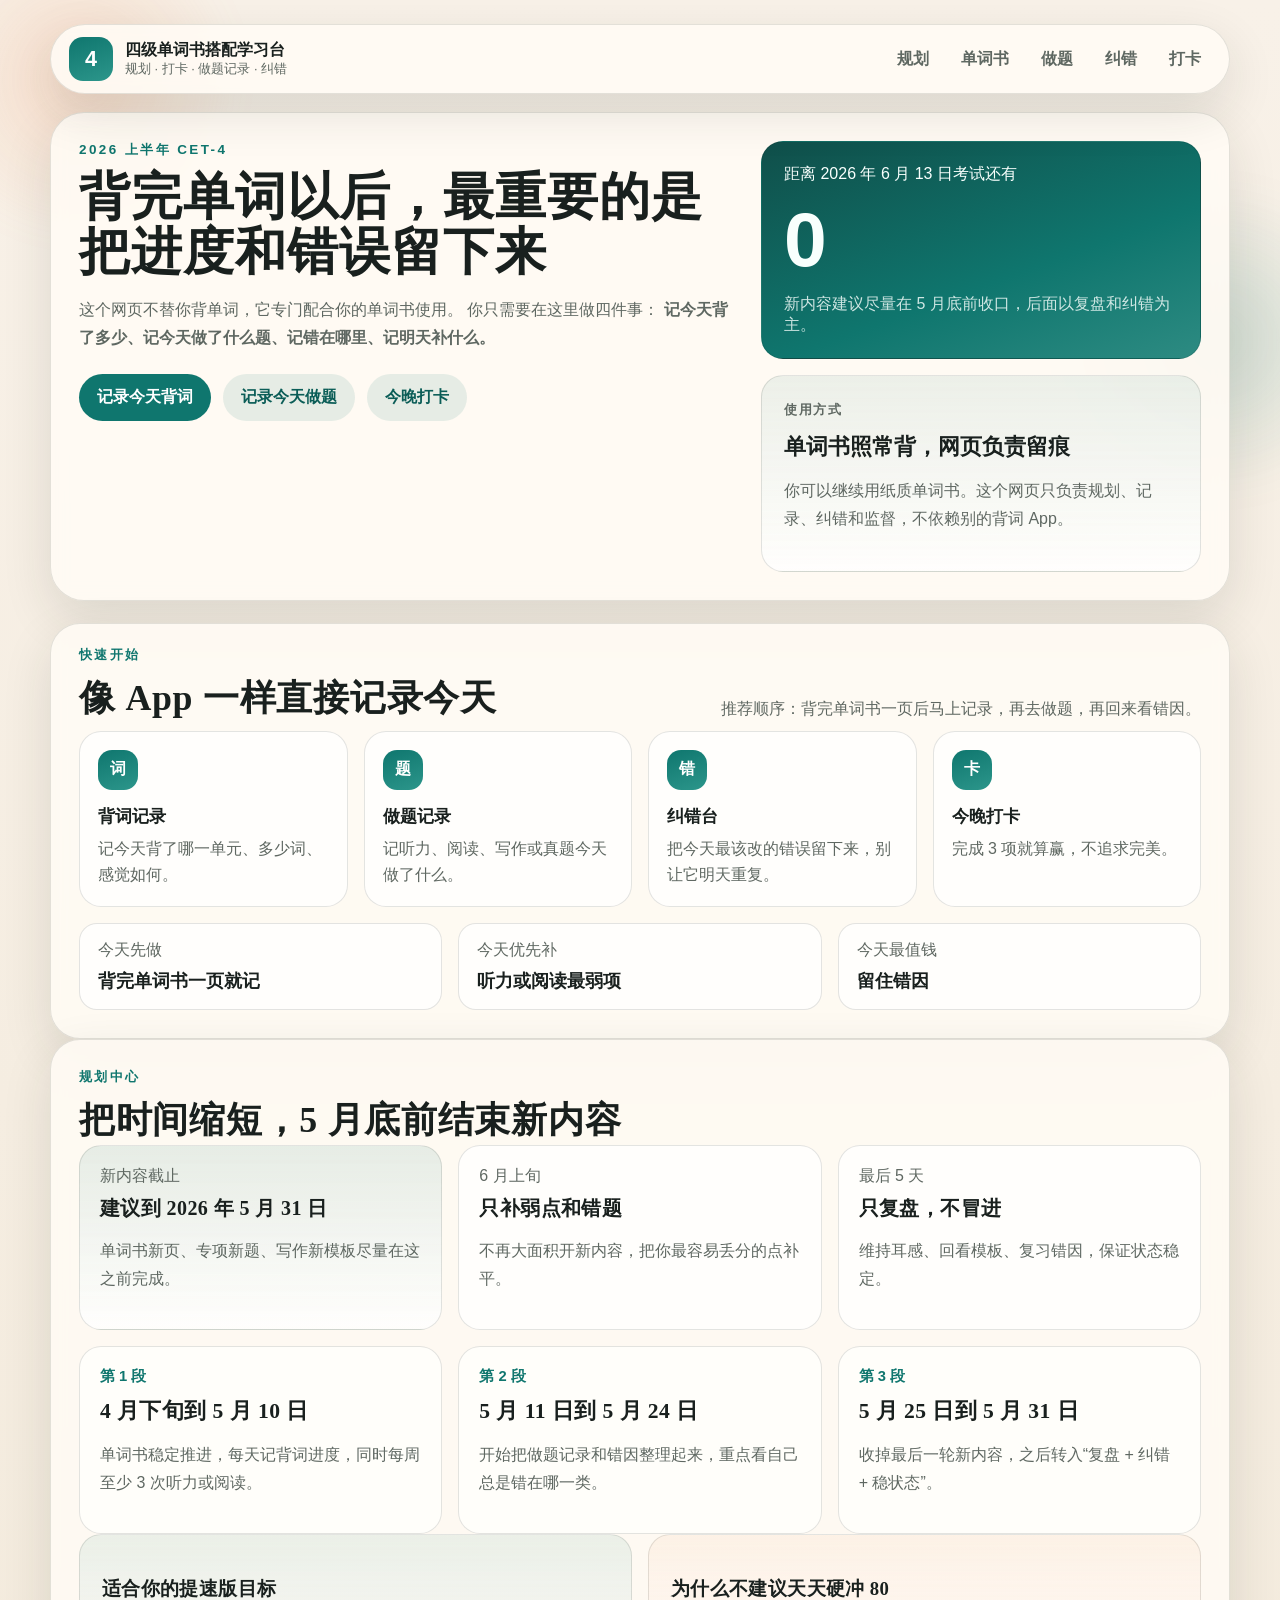
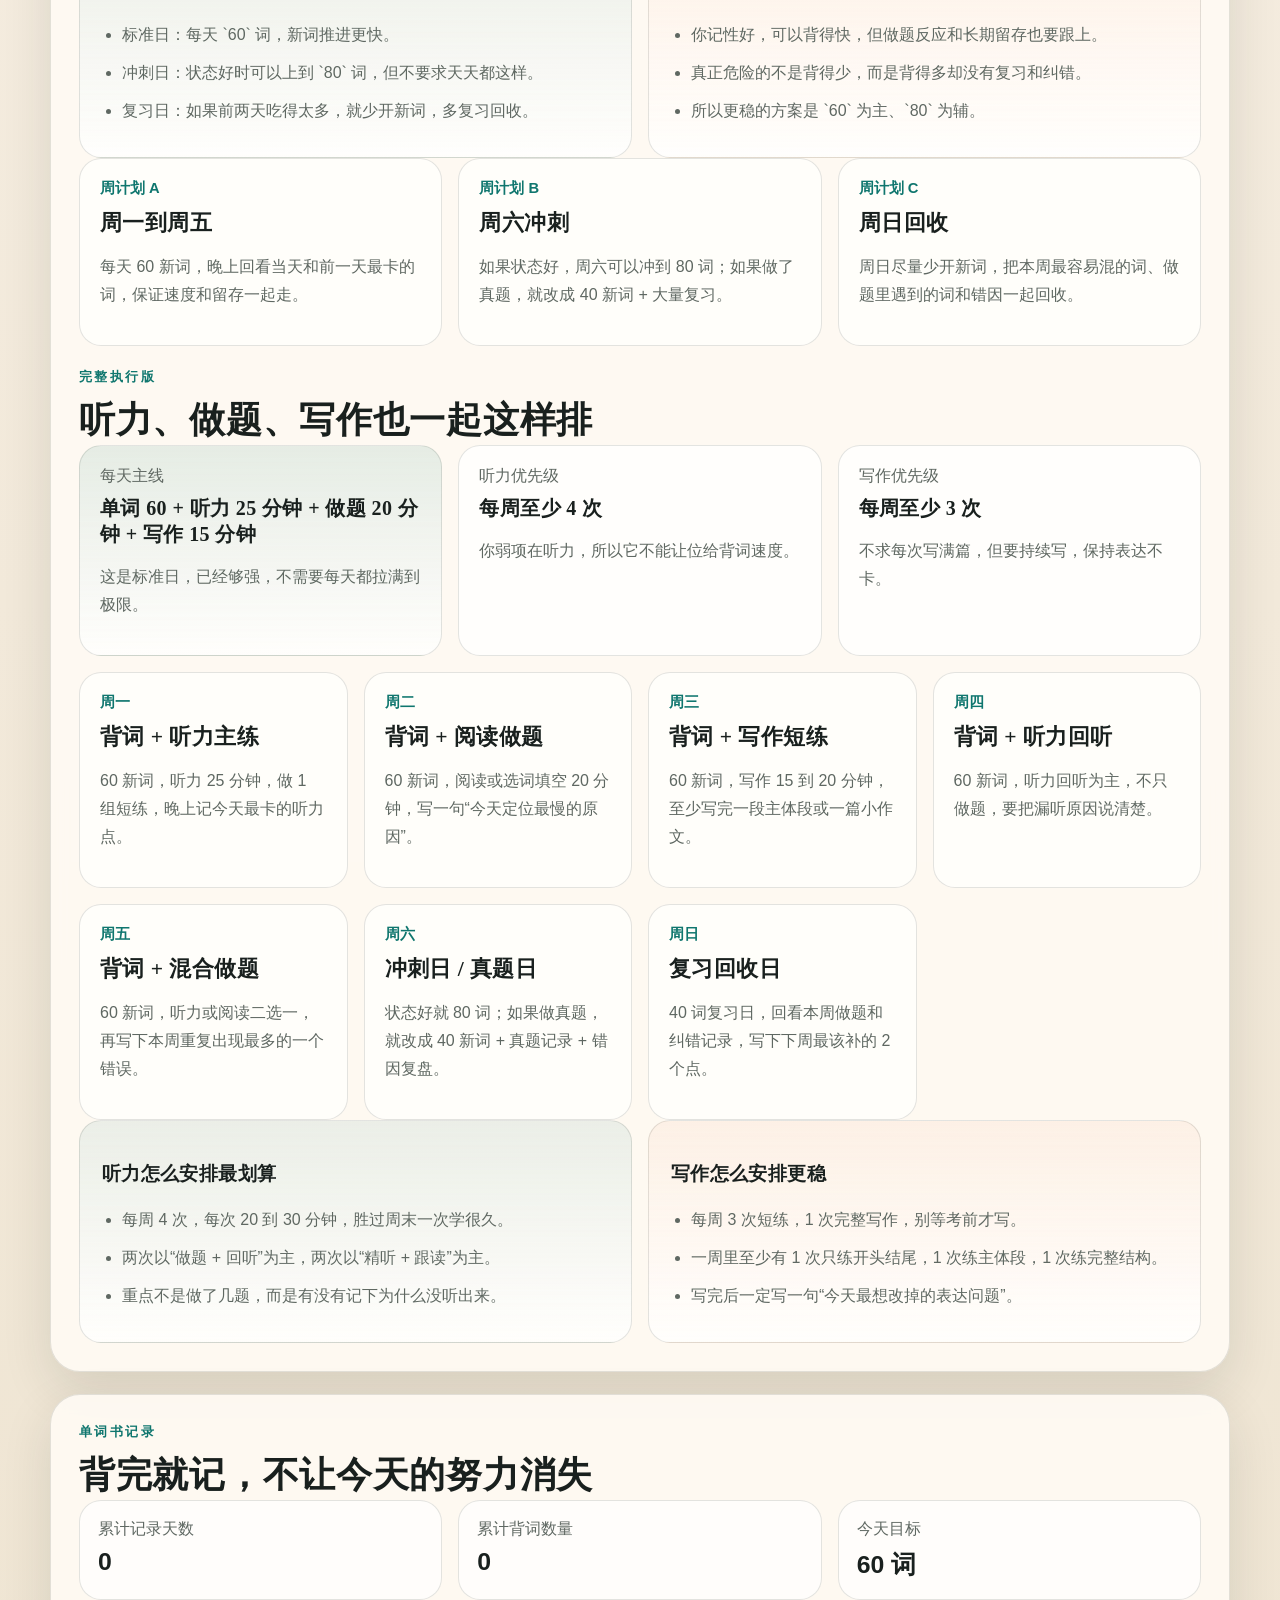
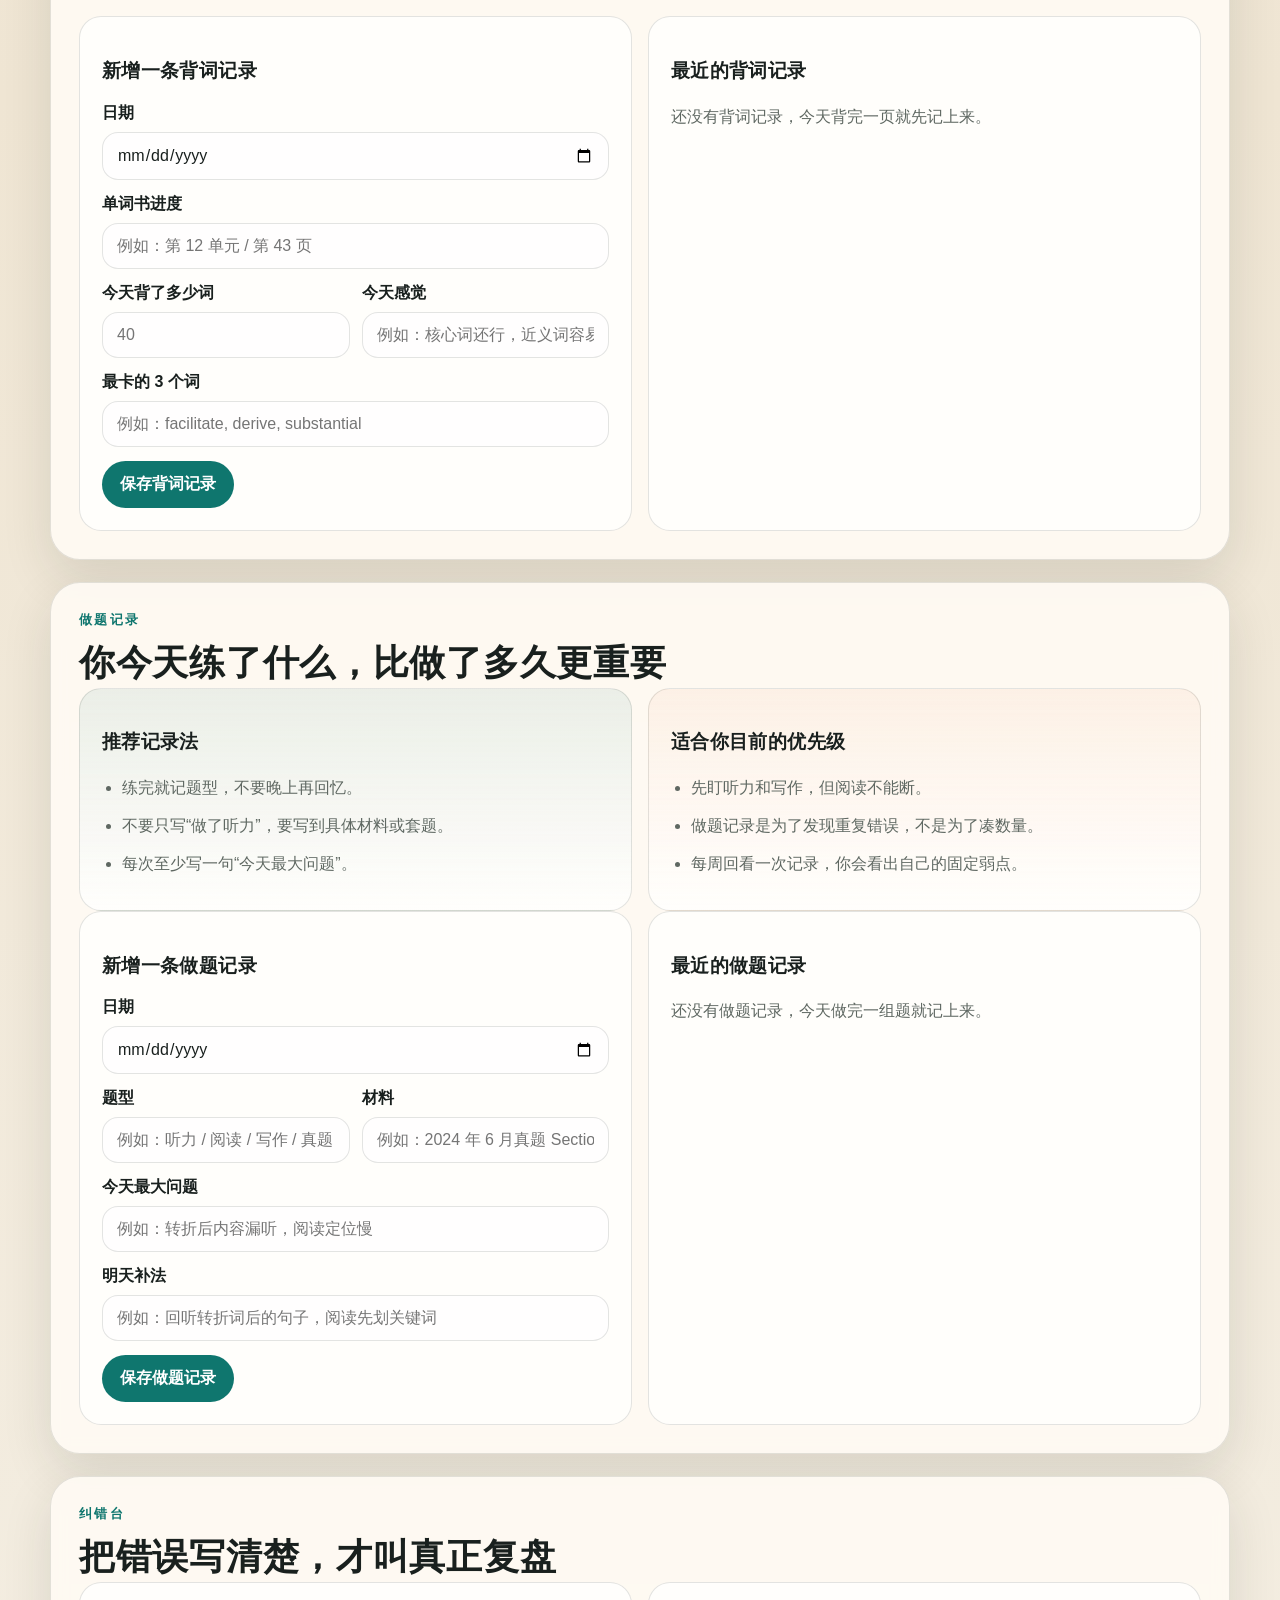
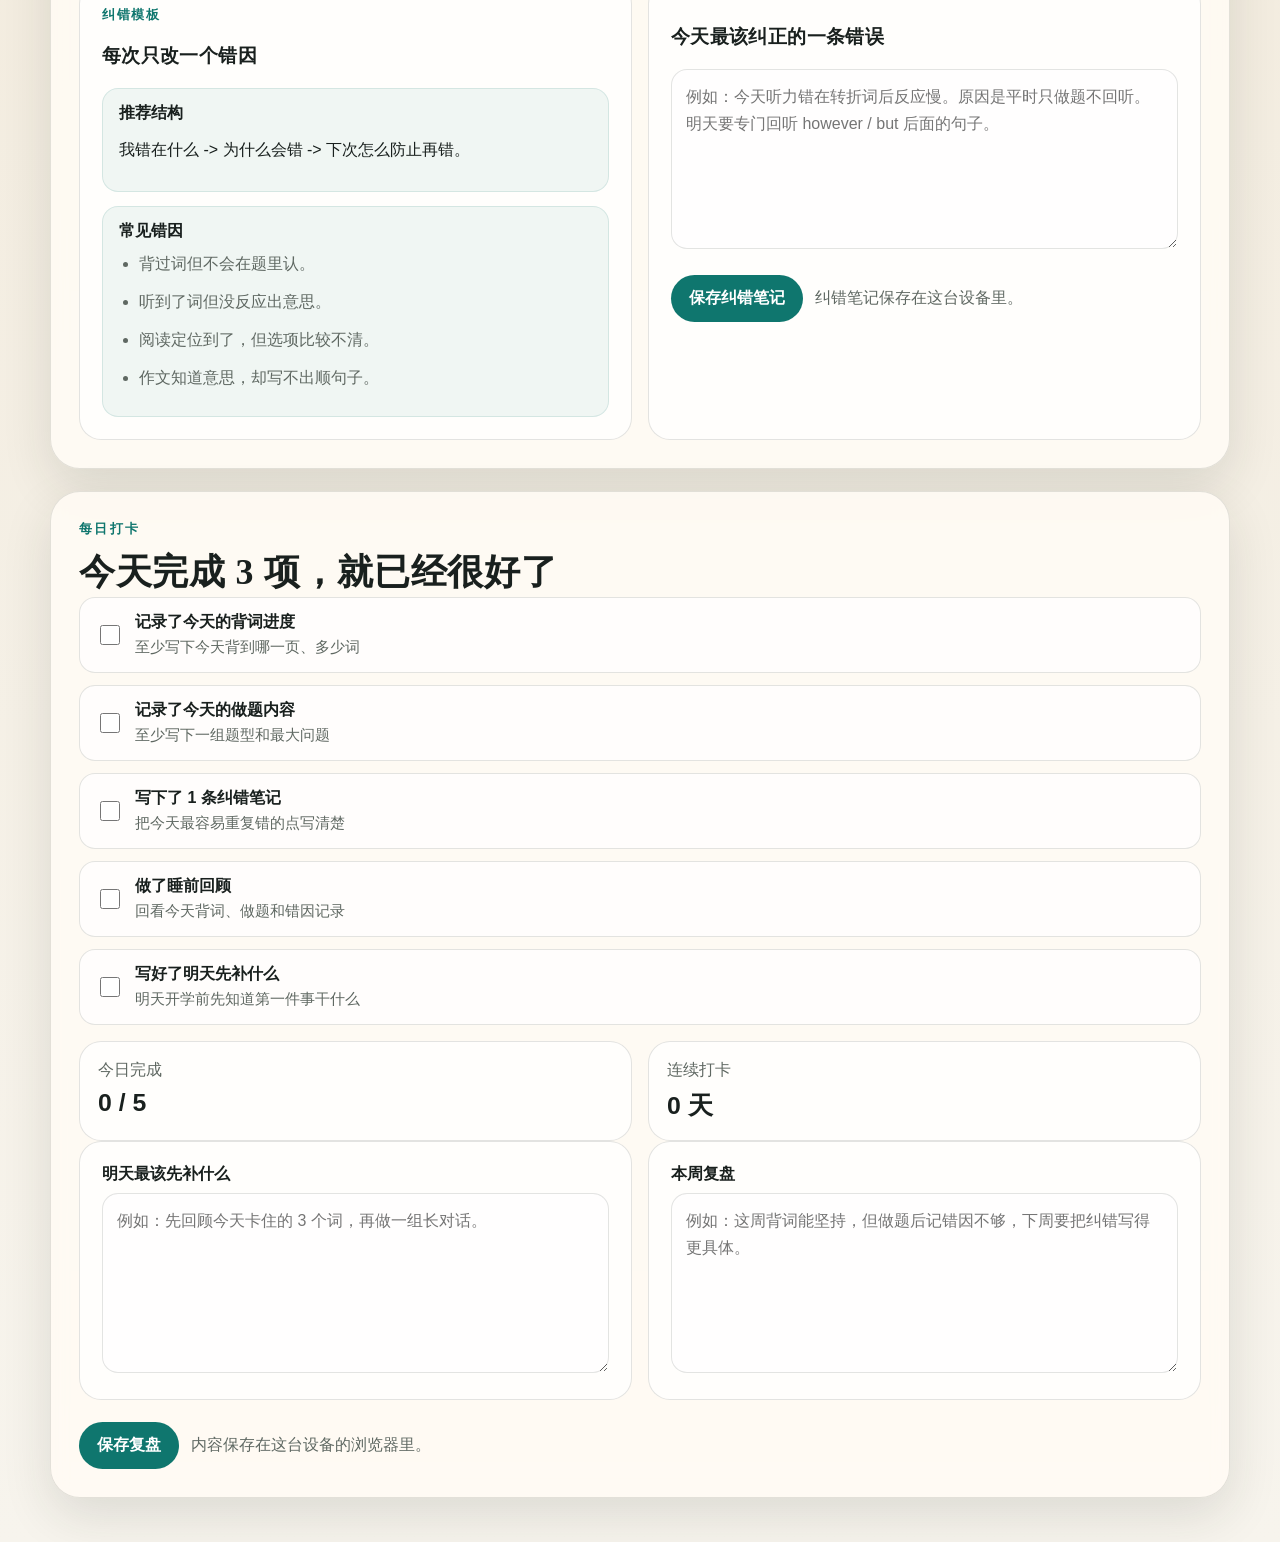
<file: index.html>
<!DOCTYPE html>
<html lang="zh-CN">
<head>
  <meta charset="UTF-8">
  <meta name="viewport" content="width=device-width, initial-scale=1.0">
  <meta name="theme-color" content="#0f766e">
  <meta name="description" content="配合四级单词书使用的规划、打卡、做题记录和错题纠正网页。">
  <link rel="manifest" href="manifest.json">
  <link rel="stylesheet" href="styles.css">
  <title>四级单词书搭配学习台</title>
</head>
<body>
  <div class="orb orb-left"></div>
  <div class="orb orb-right"></div>

  <div class="page-shell">
    <nav class="topbar">
      <a class="brand" href="#home">
        <span class="brand-mark">4</span>
        <span class="brand-copy">
          <strong>四级单词书搭配学习台</strong>
          <small>规划 · 打卡 · 做题记录 · 纠错</small>
        </span>
      </a>
      <div class="nav-links">
        <a href="#plan-center">规划</a>
        <a href="#wordbook-log">单词书</a>
        <a href="#practice-log">做题</a>
        <a href="#error-lab">纠错</a>
        <a href="#check-in">打卡</a>
      </div>
    </nav>

    <header class="hero" id="home">
      <div class="hero-copy">
        <p class="eyebrow">2026 上半年 CET-4</p>
        <h1>背完单词以后，最重要的是把进度和错误留下来</h1>
        <p class="lead">
          这个网页不替你背单词，它专门配合你的单词书使用。
          你只需要在这里做四件事：
          <strong>记今天背了多少、记今天做了什么题、记错在哪里、记明天补什么。</strong>
        </p>
        <div class="hero-actions">
          <a class="button primary" href="#wordbook-log">记录今天背词</a>
          <a class="button secondary" href="#practice-log">记录今天做题</a>
          <a class="button secondary" href="#check-in">今晚打卡</a>
          <button class="button ghost" id="installBtn" hidden>安装到手机桌面</button>
        </div>
      </div>
      <aside class="hero-panel">
        <article class="countdown-card">
          <p class="countdown-label">距离 2026 年 6 月 13 日考试还有</p>
          <p class="countdown-days" id="countdownDays">50</p>
          <p class="countdown-note">新内容建议尽量在 5 月底前收口，后面以复盘和纠错为主。</p>
        </article>
        <article class="book-callout subtle">
          <p class="mini-label">使用方式</p>
          <h2>单词书照常背，网页负责留痕</h2>
          <p>你可以继续用纸质单词书。这个网页只负责规划、记录、纠错和监督，不依赖别的背词 App。</p>
        </article>
      </aside>
    </header>

    <section class="card app-home section-space" id="quick-home">
      <div class="section-head split">
        <div class="section-title">
          <p class="eyebrow">快速开始</p>
          <h2>像 App 一样直接记录今天</h2>
        </div>
        <p class="quick-copy">推荐顺序：背完单词书一页后马上记录，再去做题，再回来看错因。</p>
      </div>

      <div class="app-grid">
        <a class="app-tile" href="#wordbook-log">
          <span class="app-icon">词</span>
          <strong>背词记录</strong>
          <p>记今天背了哪一单元、多少词、感觉如何。</p>
        </a>
        <a class="app-tile" href="#practice-log">
          <span class="app-icon">题</span>
          <strong>做题记录</strong>
          <p>记听力、阅读、写作或真题今天做了什么。</p>
        </a>
        <a class="app-tile" href="#error-lab">
          <span class="app-icon">错</span>
          <strong>纠错台</strong>
          <p>把今天最该改的错误留下来，别让它明天重复。</p>
        </a>
        <a class="app-tile" href="#check-in">
          <span class="app-icon">卡</span>
          <strong>今晚打卡</strong>
          <p>完成 3 项就算赢，不追求完美。</p>
        </a>
      </div>

      <div class="today-strip">
        <article class="today-card">
          <span>今天先做</span>
          <strong>背完单词书一页就记</strong>
        </article>
        <article class="today-card">
          <span>今天优先补</span>
          <strong>听力或阅读最弱项</strong>
        </article>
        <article class="today-card">
          <span>今天最值钱</span>
          <strong>留住错因</strong>
        </article>
      </div>
    </section>

    <main>
      <section class="card section-space" id="plan-center">
        <div class="section-title">
          <p class="eyebrow">规划中心</p>
          <h2>把时间缩短，5 月底前结束新内容</h2>
        </div>
        <div class="summary-grid">
          <article class="summary-card accent">
            <span>新内容截止</span>
            <strong>建议到 2026 年 5 月 31 日</strong>
            <p>单词书新页、专项新题、写作新模板尽量在这之前完成。</p>
          </article>
          <article class="summary-card">
            <span>6 月上旬</span>
            <strong>只补弱点和错题</strong>
            <p>不再大面积开新内容，把你最容易丢分的点补平。</p>
          </article>
          <article class="summary-card">
            <span>最后 5 天</span>
            <strong>只复盘，不冒进</strong>
            <p>维持耳感、回看模板、复习错因，保证状态稳定。</p>
          </article>
        </div>

        <div class="roadmap-grid">
          <article class="roadmap-card">
            <span class="roadmap-step">第 1 段</span>
            <h3>4 月下旬到 5 月 10 日</h3>
            <p>单词书稳定推进，每天记背词进度，同时每周至少 3 次听力或阅读。</p>
          </article>
          <article class="roadmap-card">
            <span class="roadmap-step">第 2 段</span>
            <h3>5 月 11 日到 5 月 24 日</h3>
            <p>开始把做题记录和错因整理起来，重点看自己总是错在哪一类。</p>
          </article>
          <article class="roadmap-card">
            <span class="roadmap-step">第 3 段</span>
            <h3>5 月 25 日到 5 月 31 日</h3>
            <p>收掉最后一轮新内容，之后转入“复盘 + 纠错 + 稳状态”。</p>
          </article>
        </div>

        <div class="lab-grid">
          <article class="lab-card teal">
            <h3>适合你的提速版目标</h3>
            <ul class="focus-list">
              <li>标准日：每天 `60` 词，新词推进更快。</li>
              <li>冲刺日：状态好时可以上到 `80` 词，但不要求天天都这样。</li>
              <li>复习日：如果前两天吃得太多，就少开新词，多复习回收。</li>
            </ul>
          </article>
          <article class="lab-card warm">
            <h3>为什么不建议天天硬冲 80</h3>
            <ul class="focus-list">
              <li>你记性好，可以背得快，但做题反应和长期留存也要跟上。</li>
              <li>真正危险的不是背得少，而是背得多却没有复习和纠错。</li>
              <li>所以更稳的方案是 `60` 为主、`80` 为辅。</li>
            </ul>
          </article>
        </div>

        <div class="roadmap-grid">
          <article class="roadmap-card">
            <span class="roadmap-step">周计划 A</span>
            <h3>周一到周五</h3>
            <p>每天 60 新词，晚上回看当天和前一天最卡的词，保证速度和留存一起走。</p>
          </article>
          <article class="roadmap-card">
            <span class="roadmap-step">周计划 B</span>
            <h3>周六冲刺</h3>
            <p>如果状态好，周六可以冲到 80 词；如果做了真题，就改成 40 新词 + 大量复习。</p>
          </article>
          <article class="roadmap-card">
            <span class="roadmap-step">周计划 C</span>
            <h3>周日回收</h3>
            <p>周日尽量少开新词，把本周最容易混的词、做题里遇到的词和错因一起回收。</p>
          </article>
        </div>

        <div class="section-title plan-subtitle">
          <p class="eyebrow">完整执行版</p>
          <h2>听力、做题、写作也一起这样排</h2>
        </div>

        <div class="summary-grid">
          <article class="summary-card accent">
            <span>每天主线</span>
            <strong>单词 60 + 听力 25 分钟 + 做题 20 分钟 + 写作 15 分钟</strong>
            <p>这是标准日，已经够强，不需要每天都拉满到极限。</p>
          </article>
          <article class="summary-card">
            <span>听力优先级</span>
            <strong>每周至少 4 次</strong>
            <p>你弱项在听力，所以它不能让位给背词速度。</p>
          </article>
          <article class="summary-card">
            <span>写作优先级</span>
            <strong>每周至少 3 次</strong>
            <p>不求每次写满篇，但要持续写，保持表达不卡。</p>
          </article>
        </div>

        <div class="roadmap-grid weekly-routine">
          <article class="roadmap-card">
            <span class="roadmap-step">周一</span>
            <h3>背词 + 听力主练</h3>
            <p>60 新词，听力 25 分钟，做 1 组短练，晚上记今天最卡的听力点。</p>
          </article>
          <article class="roadmap-card">
            <span class="roadmap-step">周二</span>
            <h3>背词 + 阅读做题</h3>
            <p>60 新词，阅读或选词填空 20 分钟，写一句“今天定位最慢的原因”。</p>
          </article>
          <article class="roadmap-card">
            <span class="roadmap-step">周三</span>
            <h3>背词 + 写作短练</h3>
            <p>60 新词，写作 15 到 20 分钟，至少写完一段主体段或一篇小作文。</p>
          </article>
          <article class="roadmap-card">
            <span class="roadmap-step">周四</span>
            <h3>背词 + 听力回听</h3>
            <p>60 新词，听力回听为主，不只做题，要把漏听原因说清楚。</p>
          </article>
          <article class="roadmap-card">
            <span class="roadmap-step">周五</span>
            <h3>背词 + 混合做题</h3>
            <p>60 新词，听力或阅读二选一，再写下本周重复出现最多的一个错误。</p>
          </article>
          <article class="roadmap-card">
            <span class="roadmap-step">周六</span>
            <h3>冲刺日 / 真题日</h3>
            <p>状态好就 80 词；如果做真题，就改成 40 新词 + 真题记录 + 错因复盘。</p>
          </article>
          <article class="roadmap-card">
            <span class="roadmap-step">周日</span>
            <h3>复习回收日</h3>
            <p>40 词复习日，回看本周做题和纠错记录，写下下周最该补的 2 个点。</p>
          </article>
        </div>

        <div class="lab-grid">
          <article class="lab-card teal">
            <h3>听力怎么安排最划算</h3>
            <ul class="focus-list">
              <li>每周 4 次，每次 20 到 30 分钟，胜过周末一次学很久。</li>
              <li>两次以“做题 + 回听”为主，两次以“精听 + 跟读”为主。</li>
              <li>重点不是做了几题，而是有没有记下为什么没听出来。</li>
            </ul>
          </article>
          <article class="lab-card warm">
            <h3>写作怎么安排更稳</h3>
            <ul class="focus-list">
              <li>每周 3 次短练，1 次完整写作，别等考前才写。</li>
              <li>一周里至少有 1 次只练开头结尾，1 次练主体段，1 次练完整结构。</li>
              <li>写完后一定写一句“今天最想改掉的表达问题”。</li>
            </ul>
          </article>
        </div>
      </section>

      <section class="card section-space" id="wordbook-log">
        <div class="section-title">
          <p class="eyebrow">单词书记录</p>
          <h2>背完就记，不让今天的努力消失</h2>
        </div>

        <div class="stat-grid">
          <article class="mini-stat">
            <span>累计记录天数</span>
            <strong id="wordbookDaysCount">0</strong>
          </article>
          <article class="mini-stat">
            <span>累计背词数量</span>
            <strong id="wordbookWordsCount">0</strong>
          </article>
          <article class="mini-stat">
            <span>今天目标</span>
            <strong id="wordbookTodayTarget">60 词</strong>
          </article>
        </div>

        <div class="form-grid">
          <article class="input-card">
            <h3>新增一条背词记录</h3>
            <label class="field">
              <span>日期</span>
              <input id="wordbookDate" type="date">
            </label>
            <label class="field">
              <span>单词书进度</span>
              <input id="wordbookUnit" type="text" placeholder="例如：第 12 单元 / 第 43 页">
            </label>
            <div class="inline-fields">
              <label class="field">
                <span>今天背了多少词</span>
                <input id="wordbookCount" type="number" min="0" placeholder="40">
              </label>
              <label class="field">
                <span>今天感觉</span>
                <input id="wordbookFeeling" type="text" placeholder="例如：核心词还行，近义词容易混">
              </label>
            </div>
            <label class="field">
              <span>最卡的 3 个词</span>
              <input id="wordbookHardWords" type="text" placeholder="例如：facilitate, derive, substantial">
            </label>
            <button class="button primary" id="saveWordbookBtn">保存背词记录</button>
          </article>

          <article class="log-card">
            <h3>最近的背词记录</h3>
            <div class="empty-state" id="wordbookEmpty">还没有背词记录，今天背完一页就先记上来。</div>
            <div class="log-list" id="wordbookLogList"></div>
          </article>
        </div>
      </section>

      <section class="card section-space" id="practice-log">
        <div class="section-title">
          <p class="eyebrow">做题记录</p>
          <h2>你今天练了什么，比做了多久更重要</h2>
        </div>

        <div class="lab-grid">
          <article class="lab-card teal">
            <h3>推荐记录法</h3>
            <ul class="focus-list">
              <li>练完就记题型，不要晚上再回忆。</li>
              <li>不要只写“做了听力”，要写到具体材料或套题。</li>
              <li>每次至少写一句“今天最大问题”。</li>
            </ul>
          </article>
          <article class="lab-card warm">
            <h3>适合你目前的优先级</h3>
            <ul class="focus-list">
              <li>先盯听力和写作，但阅读不能断。</li>
              <li>做题记录是为了发现重复错误，不是为了凑数量。</li>
              <li>每周回看一次记录，你会看出自己的固定弱点。</li>
            </ul>
          </article>
        </div>

        <div class="form-grid">
          <article class="input-card">
            <h3>新增一条做题记录</h3>
            <label class="field">
              <span>日期</span>
              <input id="practiceDate" type="date">
            </label>
            <div class="inline-fields">
              <label class="field">
                <span>题型</span>
                <input id="practiceType" type="text" placeholder="例如：听力 / 阅读 / 写作 / 真题">
              </label>
              <label class="field">
                <span>材料</span>
                <input id="practiceMaterial" type="text" placeholder="例如：2024 年 6 月真题 Section B">
              </label>
            </div>
            <label class="field">
              <span>今天最大问题</span>
              <input id="practiceProblem" type="text" placeholder="例如：转折后内容漏听，阅读定位慢">
            </label>
            <label class="field">
              <span>明天补法</span>
              <input id="practiceNext" type="text" placeholder="例如：回听转折词后的句子，阅读先划关键词">
            </label>
            <button class="button primary" id="savePracticeBtn">保存做题记录</button>
          </article>

          <article class="log-card">
            <h3>最近的做题记录</h3>
            <div class="empty-state" id="practiceEmpty">还没有做题记录，今天做完一组题就记上来。</div>
            <div class="log-list" id="practiceLogList"></div>
          </article>
        </div>
      </section>

      <section class="card section-space" id="error-lab">
        <div class="section-title">
          <p class="eyebrow">纠错台</p>
          <h2>把错误写清楚，才叫真正复盘</h2>
        </div>

        <div class="writing-grid">
          <article class="prompt-card">
            <span class="mini-label">纠错模板</span>
            <h3>每次只改一个错因</h3>
            <div class="template-box">
              <p class="template-title">推荐结构</p>
              <p>我错在什么 -> 为什么会错 -> 下次怎么防止再错。</p>
            </div>
            <div class="template-box">
              <p class="template-title">常见错因</p>
              <ul class="focus-list compact">
                <li>背过词但不会在题里认。</li>
                <li>听到了词但没反应出意思。</li>
                <li>阅读定位到了，但选项比较不清。</li>
                <li>作文知道意思，却写不出顺句子。</li>
              </ul>
            </div>
          </article>

          <article class="draft-card">
            <h3>今天最该纠正的一条错误</h3>
            <textarea id="errorCorrection" placeholder="例如：今天听力错在转折词后反应慢。原因是平时只做题不回听。明天要专门回听 however / but 后面的句子。"></textarea>
            <div class="hero-actions compact-actions">
              <button class="button primary" id="saveErrorBtn">保存纠错笔记</button>
              <span class="save-tip" id="errorSaveTip">纠错笔记保存在这台设备里。</span>
            </div>
          </article>
        </div>
      </section>

      <section class="card section-space" id="check-in">
        <div class="section-title">
          <p class="eyebrow">每日打卡</p>
          <h2>今天完成 3 项，就已经很好了</h2>
        </div>
        <div class="checklist" id="checklist"></div>
        <div class="stats-row">
          <article class="stat">
            <span>今日完成</span>
            <strong id="doneCount">0 / 5</strong>
          </article>
          <article class="stat">
            <span>连续打卡</span>
            <strong id="streakCount">0 天</strong>
          </article>
        </div>

        <div class="note-grid">
          <article class="note-panel">
            <label class="note-label" for="dailyFocus">明天最该先补什么</label>
            <textarea id="dailyFocus" placeholder="例如：先回顾今天卡住的 3 个词，再做一组长对话。"></textarea>
          </article>
          <article class="note-panel">
            <label class="note-label" for="weeklyReview">本周复盘</label>
            <textarea id="weeklyReview" placeholder="例如：这周背词能坚持，但做题后记错因不够，下周要把纠错写得更具体。"></textarea>
          </article>
        </div>
        <div class="hero-actions compact-actions">
          <button class="button primary" id="saveNotesBtn">保存复盘</button>
          <span class="save-tip" id="saveTip">内容保存在这台设备的浏览器里。</span>
        </div>
      </section>
    </main>
  </div>

  <nav class="mobile-tabbar" aria-label="手机底部导航">
    <a href="#quick-home">首页</a>
    <a href="#wordbook-log">背词</a>
    <a href="#practice-log">做题</a>
    <a href="#error-lab">纠错</a>
    <a href="#check-in">打卡</a>
  </nav>

  <script src="script.js"></script>
</body>
</html>
</file>
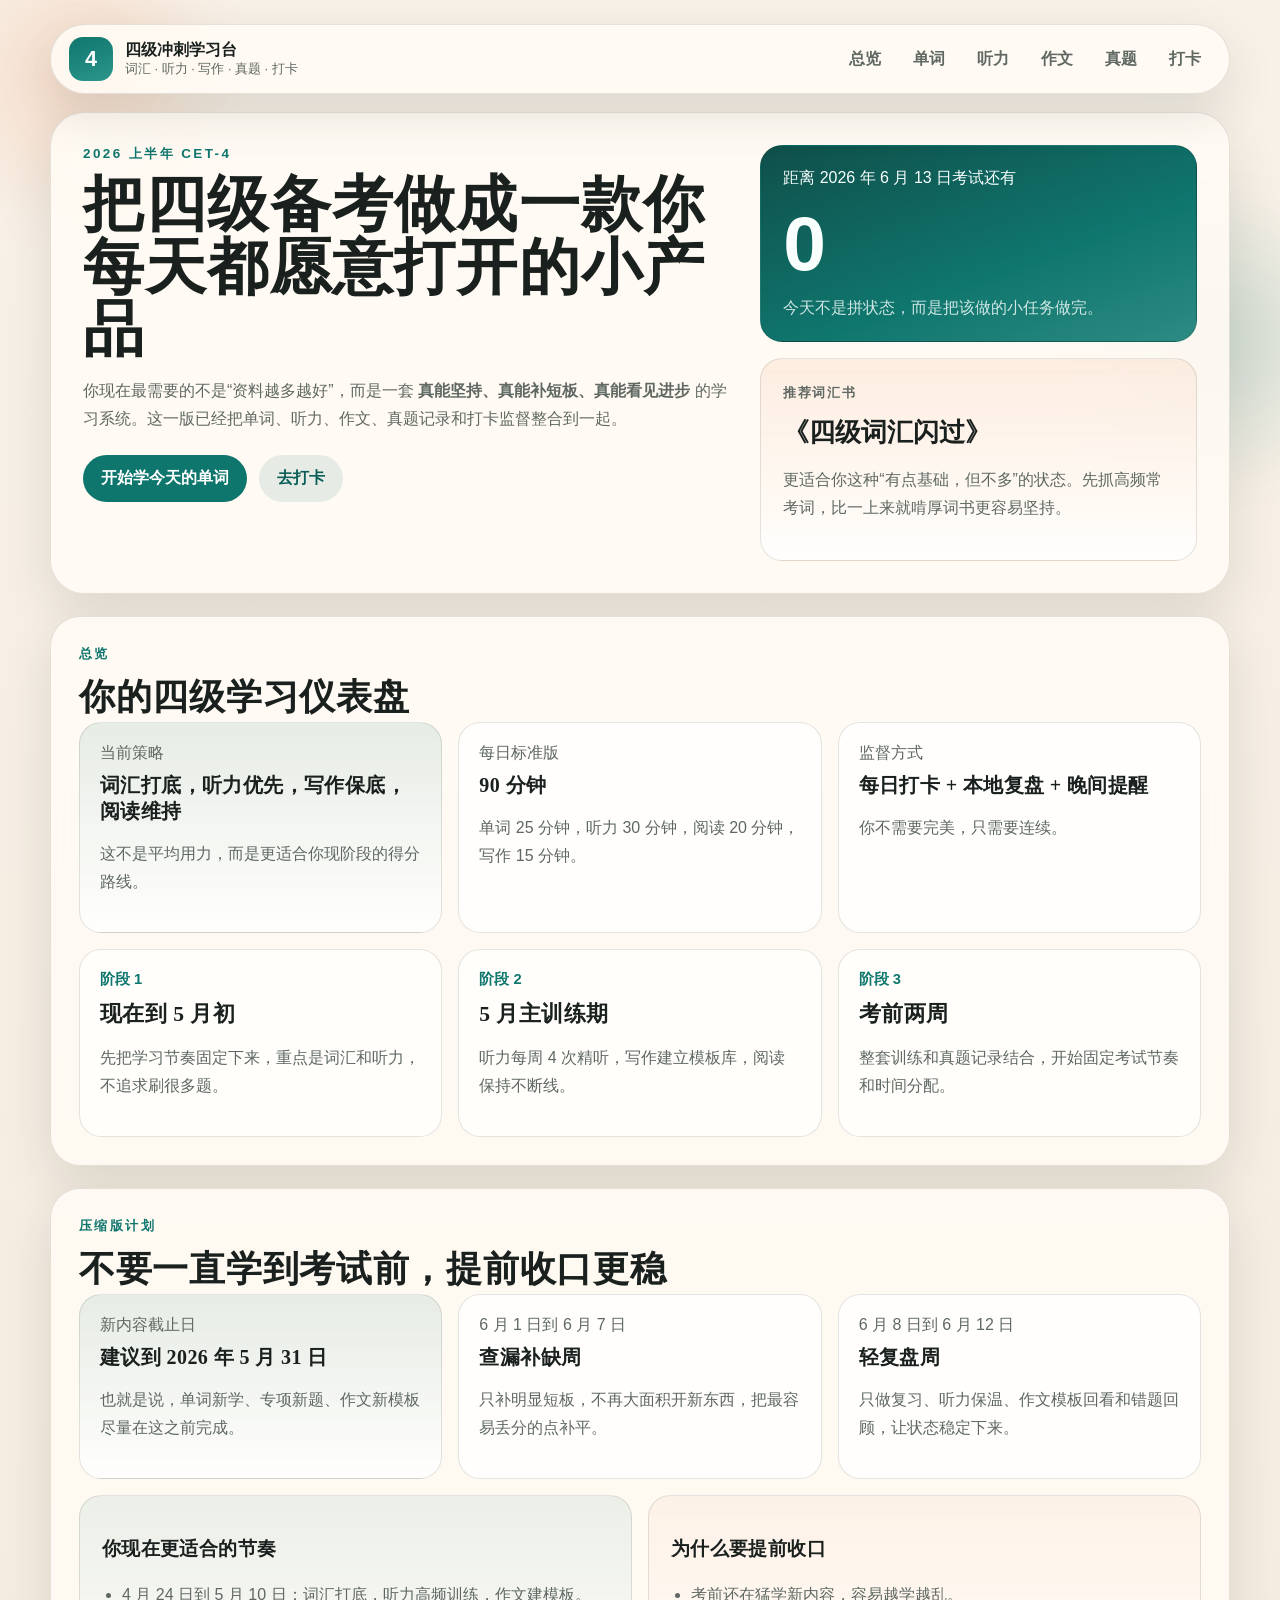
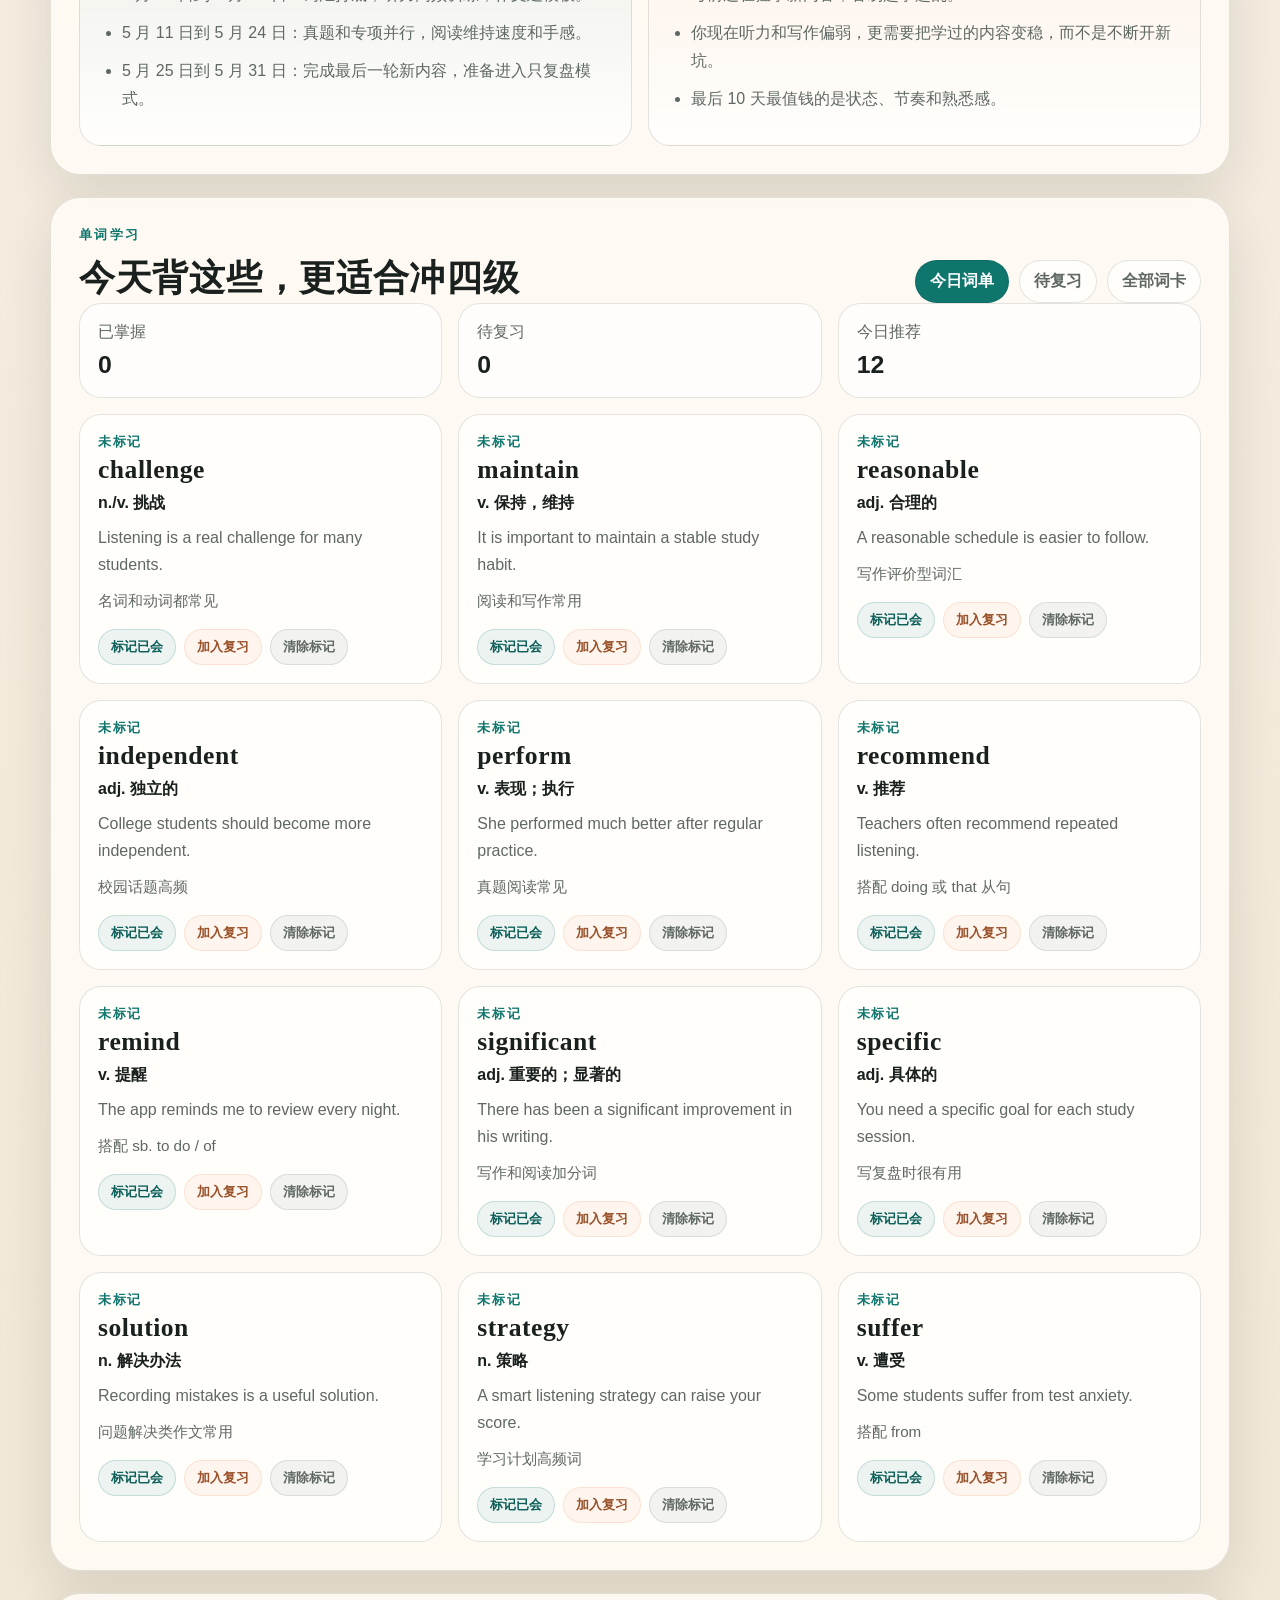
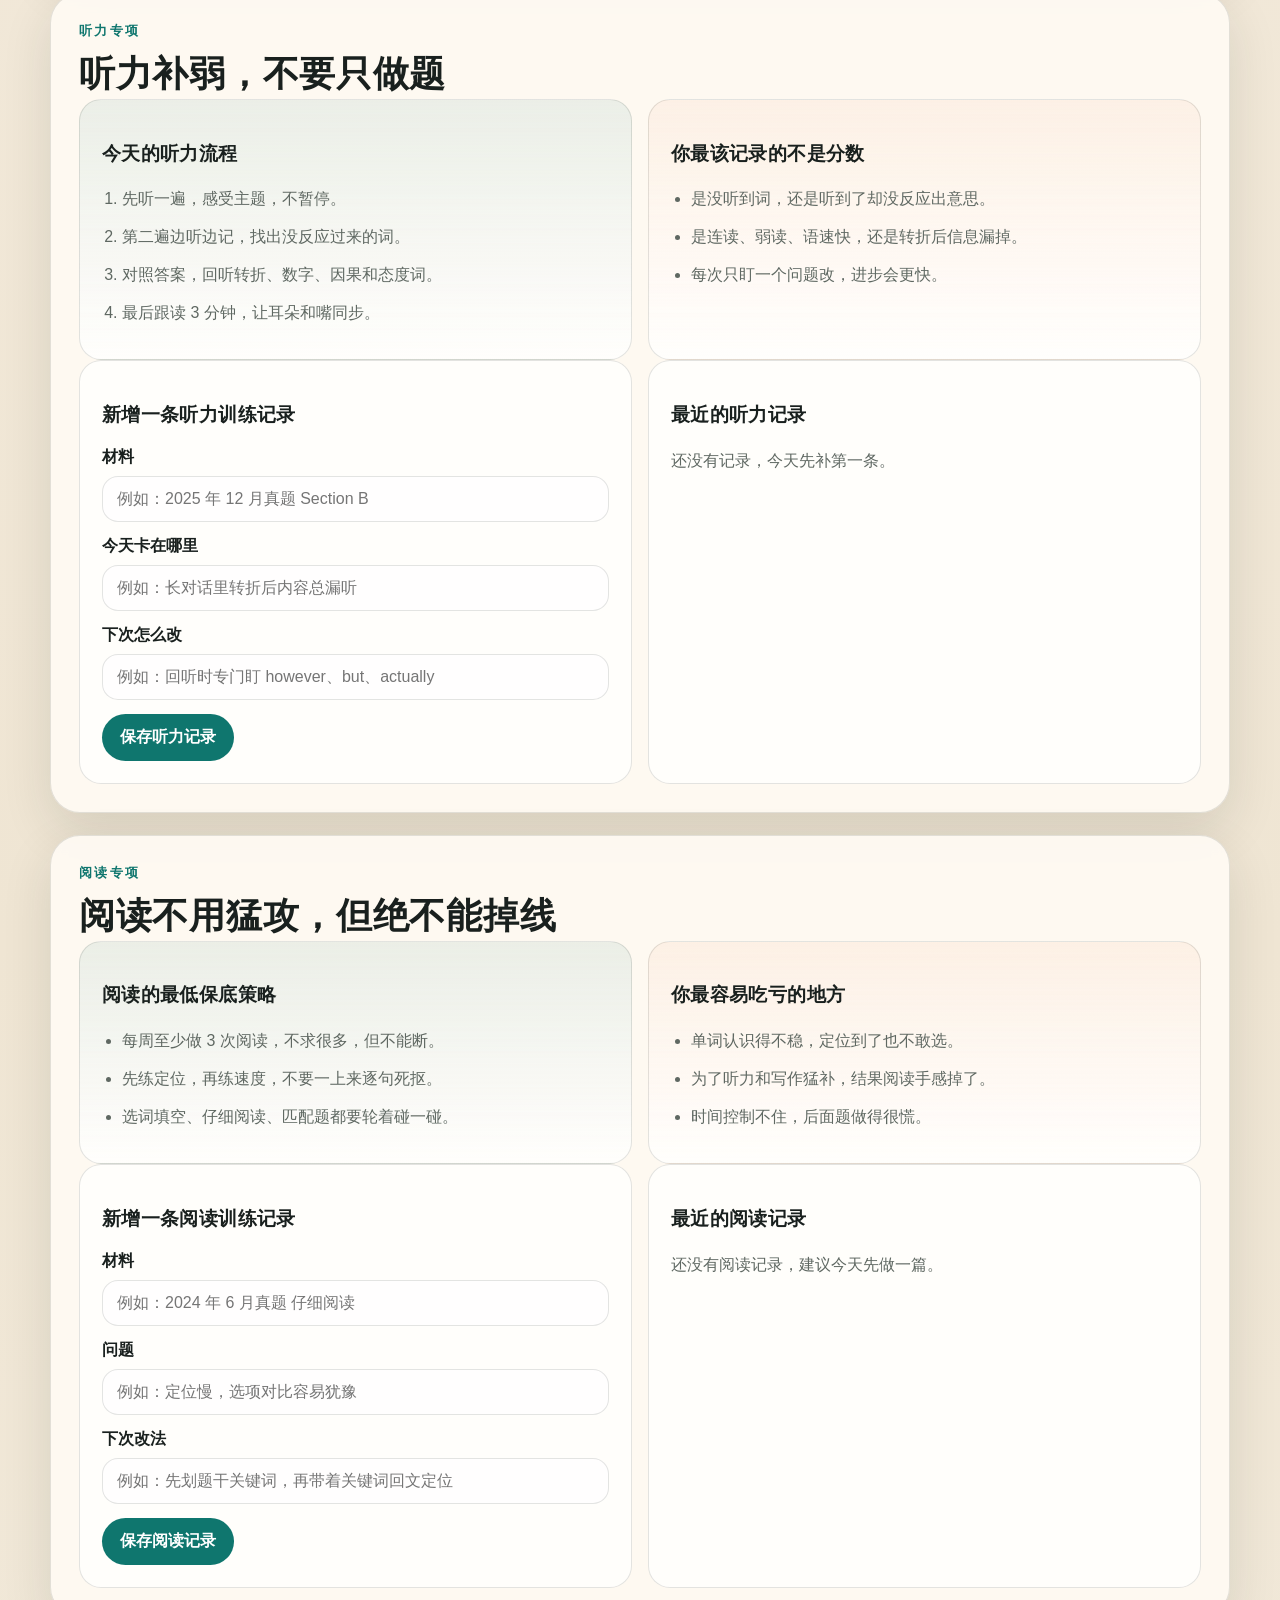
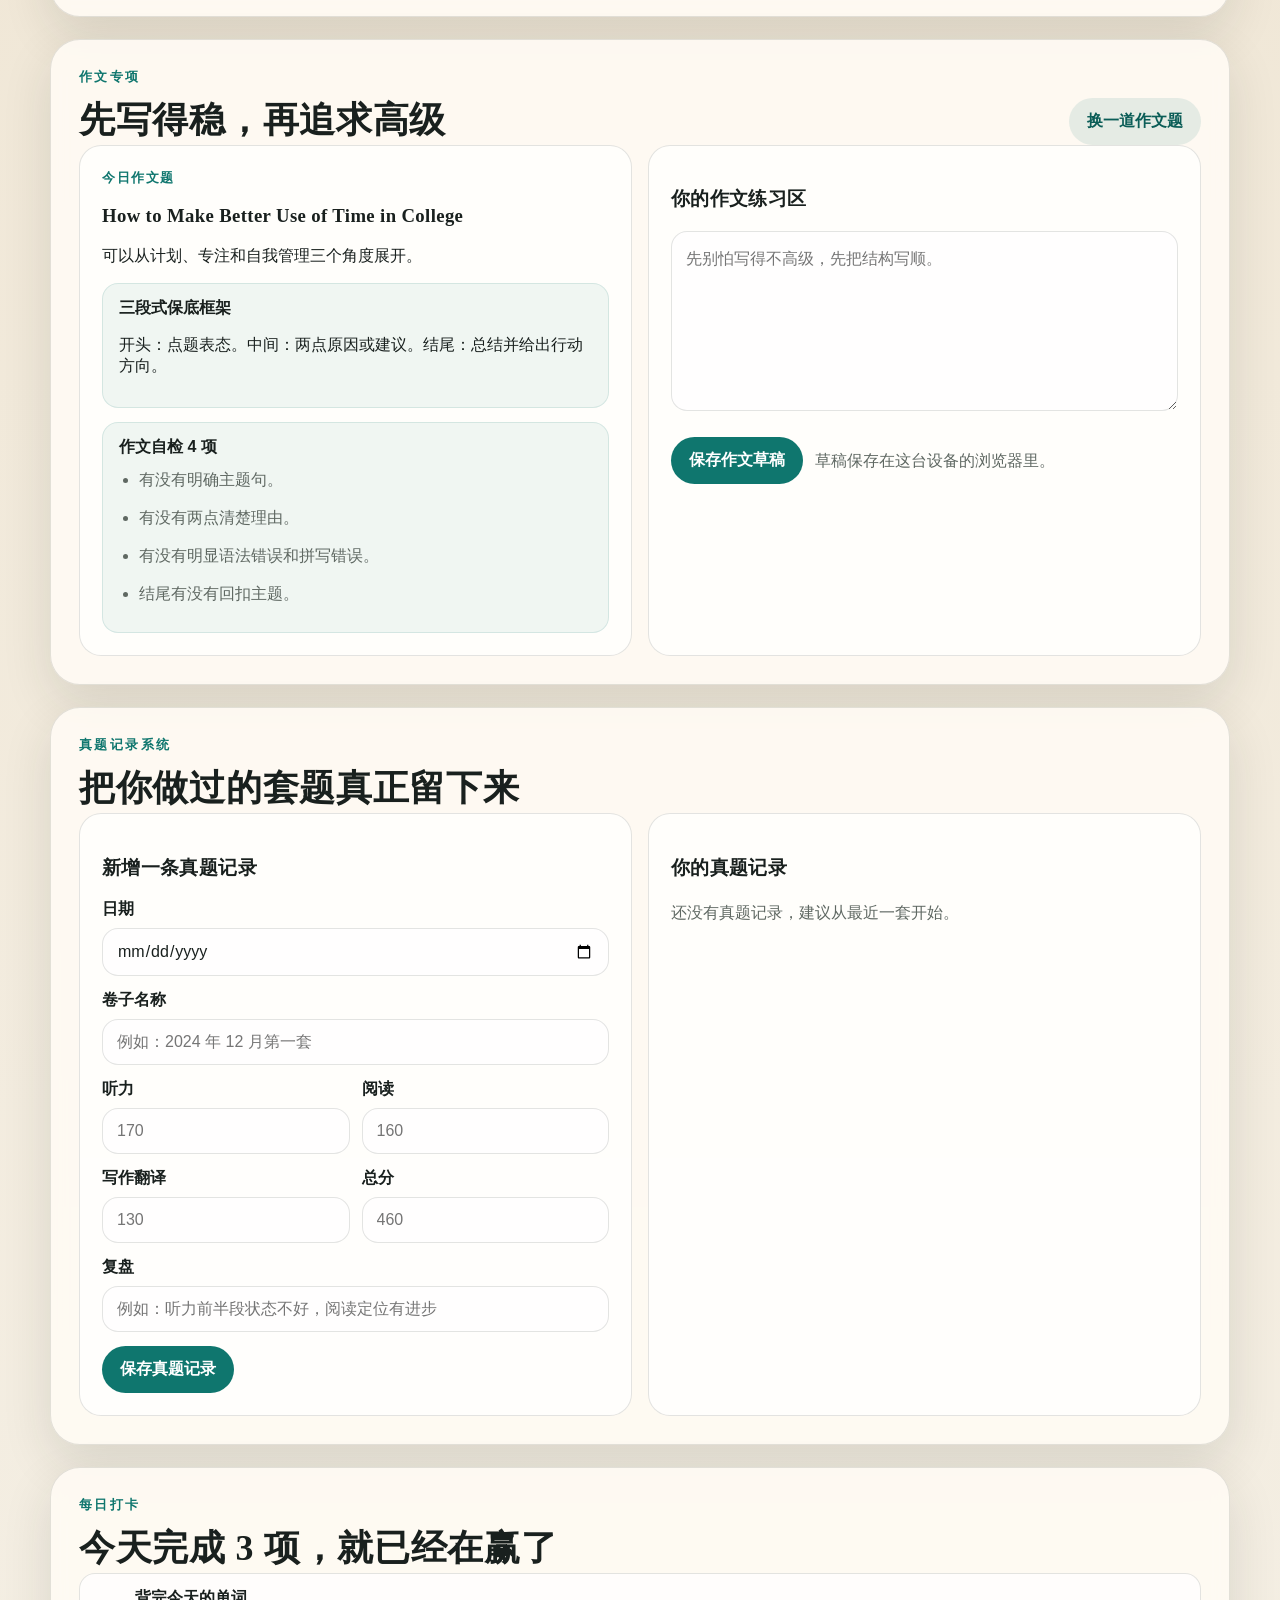
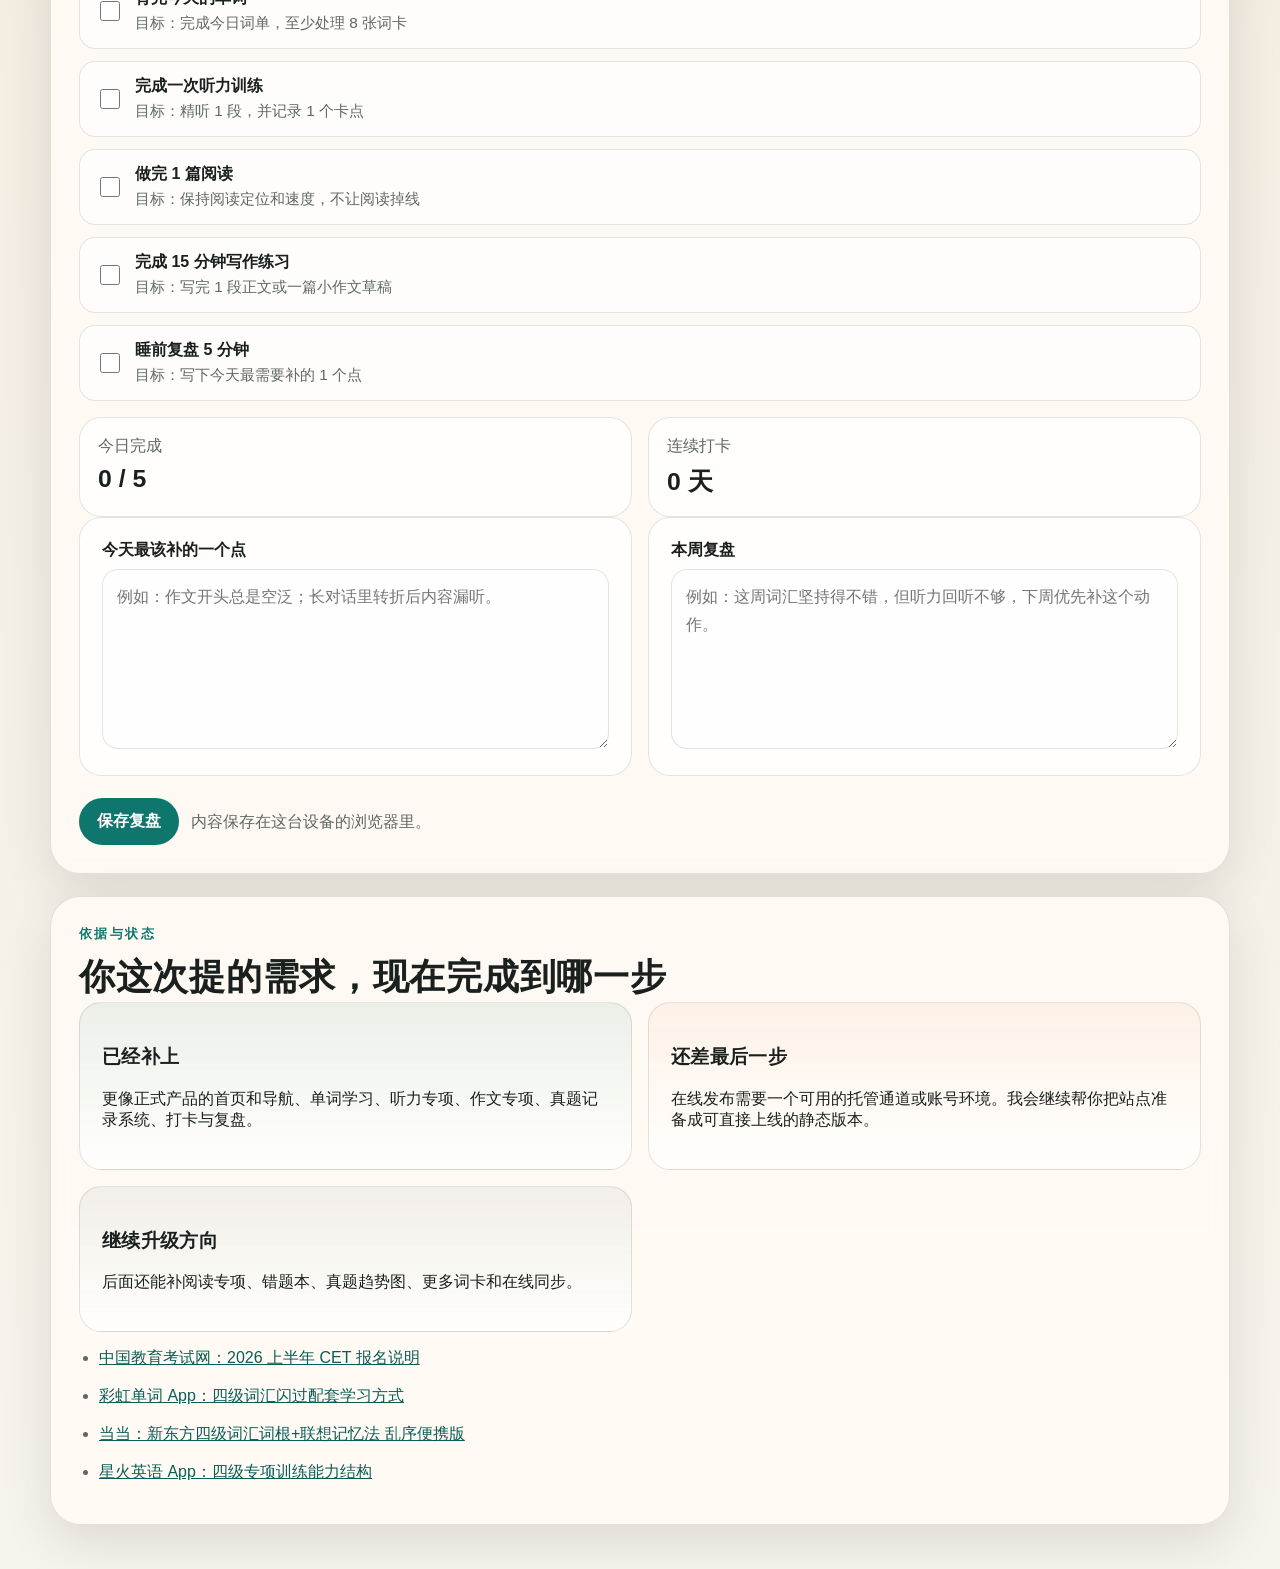
<file: new-chat/index.html>
<!DOCTYPE html>
<html lang="zh-CN">
<head>
  <meta charset="UTF-8">
  <meta name="viewport" content="width=device-width, initial-scale=1.0">
  <meta name="theme-color" content="#0f766e">
  <meta name="description" content="面向英语四级冲刺的移动学习网页 App，含单词学习、听力训练、作文练习、真题记录和每日打卡。">
  <link rel="manifest" href="manifest.json">
  <link rel="stylesheet" href="styles.css">
  <title>四级冲刺学习台</title>
</head>
<body>
  <div class="orb orb-left"></div>
  <div class="orb orb-right"></div>

  <div class="page-shell">
    <nav class="topbar">
      <a class="brand" href="#home">
        <span class="brand-mark">4</span>
        <span class="brand-copy">
          <strong>四级冲刺学习台</strong>
          <small>词汇 · 听力 · 写作 · 真题 · 打卡</small>
        </span>
      </a>
      <div class="nav-links">
        <a href="#dashboard">总览</a>
        <a href="#vocab-lab">单词</a>
        <a href="#listening-lab">听力</a>
        <a href="#writing-studio">作文</a>
        <a href="#mock-center">真题</a>
        <a href="#check-in">打卡</a>
      </div>
    </nav>

    <header class="hero" id="home">
      <div class="hero-copy">
        <p class="eyebrow">2026 上半年 CET-4</p>
        <h1>把四级备考做成一款你每天都愿意打开的小产品</h1>
        <p class="lead">
          你现在最需要的不是“资料越多越好”，而是一套
          <strong>真能坚持、真能补短板、真能看见进步</strong>
          的学习系统。这一版已经把单词、听力、作文、真题记录和打卡监督整合到一起。
        </p>
        <div class="hero-actions">
          <a class="button primary" href="#vocab-lab">开始学今天的单词</a>
          <a class="button secondary" href="#check-in">去打卡</a>
          <button class="button ghost" id="installBtn" hidden>安装到手机桌面</button>
        </div>
      </div>
      <aside class="hero-panel">
        <article class="countdown-card">
          <p class="countdown-label">距离 2026 年 6 月 13 日考试还有</p>
          <p class="countdown-days" id="countdownDays">50</p>
          <p class="countdown-note">今天不是拼状态，而是把该做的小任务做完。</p>
        </article>
        <article class="book-callout">
          <p class="mini-label">推荐词汇书</p>
          <h2>《四级词汇闪过》</h2>
          <p>更适合你这种“有点基础，但不多”的状态。先抓高频常考词，比一上来就啃厚词书更容易坚持。</p>
        </article>
      </aside>
    </header>

    <main>
      <section class="card section-space" id="dashboard">
        <div class="section-title">
          <p class="eyebrow">总览</p>
          <h2>你的四级学习仪表盘</h2>
        </div>
        <div class="summary-grid">
          <article class="summary-card accent">
            <span>当前策略</span>
            <strong>词汇打底，听力优先，写作保底，阅读维持</strong>
            <p>这不是平均用力，而是更适合你现阶段的得分路线。</p>
          </article>
          <article class="summary-card">
            <span>每日标准版</span>
            <strong>90 分钟</strong>
            <p>单词 25 分钟，听力 30 分钟，阅读 20 分钟，写作 15 分钟。</p>
          </article>
          <article class="summary-card">
            <span>监督方式</span>
            <strong>每日打卡 + 本地复盘 + 晚间提醒</strong>
            <p>你不需要完美，只需要连续。</p>
          </article>
        </div>

        <div class="roadmap-grid">
          <article class="roadmap-card">
            <span class="roadmap-step">阶段 1</span>
            <h3>现在到 5 月初</h3>
            <p>先把学习节奏固定下来，重点是词汇和听力，不追求刷很多题。</p>
          </article>
          <article class="roadmap-card">
            <span class="roadmap-step">阶段 2</span>
            <h3>5 月主训练期</h3>
            <p>听力每周 4 次精听，写作建立模板库，阅读保持不断线。</p>
          </article>
          <article class="roadmap-card">
            <span class="roadmap-step">阶段 3</span>
            <h3>考前两周</h3>
            <p>整套训练和真题记录结合，开始固定考试节奏和时间分配。</p>
          </article>
        </div>
      </section>

      <section class="card section-space" id="fast-plan">
        <div class="section-title">
          <p class="eyebrow">压缩版计划</p>
          <h2>不要一直学到考试前，提前收口更稳</h2>
        </div>
        <div class="summary-grid">
          <article class="summary-card accent">
            <span>新内容截止日</span>
            <strong>建议到 2026 年 5 月 31 日</strong>
            <p>也就是说，单词新学、专项新题、作文新模板尽量在这之前完成。</p>
          </article>
          <article class="summary-card">
            <span>6 月 1 日到 6 月 7 日</span>
            <strong>查漏补缺周</strong>
            <p>只补明显短板，不再大面积开新东西，把最容易丢分的点补平。</p>
          </article>
          <article class="summary-card">
            <span>6 月 8 日到 6 月 12 日</span>
            <strong>轻复盘周</strong>
            <p>只做复习、听力保温、作文模板回看和错题回顾，让状态稳定下来。</p>
          </article>
        </div>
        <div class="lab-grid">
          <article class="lab-card teal">
            <h3>你现在更适合的节奏</h3>
            <ul class="focus-list">
              <li>4 月 24 日到 5 月 10 日：词汇打底，听力高频训练，作文建模板。</li>
              <li>5 月 11 日到 5 月 24 日：真题和专项并行，阅读维持速度和手感。</li>
              <li>5 月 25 日到 5 月 31 日：完成最后一轮新内容，准备进入只复盘模式。</li>
            </ul>
          </article>
          <article class="lab-card warm">
            <h3>为什么要提前收口</h3>
            <ul class="focus-list">
              <li>考前还在猛学新内容，容易越学越乱。</li>
              <li>你现在听力和写作偏弱，更需要把学过的内容变稳，而不是不断开新坑。</li>
              <li>最后 10 天最值钱的是状态、节奏和熟悉感。</li>
            </ul>
          </article>
        </div>
      </section>

      <section class="card section-space" id="vocab-lab">
        <div class="section-head split">
          <div class="section-title">
            <p class="eyebrow">单词学习</p>
            <h2>今天背这些，更适合冲四级</h2>
          </div>
          <div class="filter-row">
            <button class="chip active" data-word-filter="today">今日词单</button>
            <button class="chip" data-word-filter="review">待复习</button>
            <button class="chip" data-word-filter="all">全部词卡</button>
          </div>
        </div>

        <div class="stat-grid">
          <article class="mini-stat">
            <span>已掌握</span>
            <strong id="knownWordsCount">0</strong>
          </article>
          <article class="mini-stat">
            <span>待复习</span>
            <strong id="reviewWordsCount">0</strong>
          </article>
          <article class="mini-stat">
            <span>今日推荐</span>
            <strong id="todayWordsCount">0</strong>
          </article>
        </div>

        <div class="word-deck" id="wordDeck"></div>
      </section>

      <section class="card section-space" id="listening-lab">
        <div class="section-title">
          <p class="eyebrow">听力专项</p>
          <h2>听力补弱，不要只做题</h2>
        </div>

        <div class="lab-grid">
          <article class="lab-card teal">
            <h3>今天的听力流程</h3>
            <ol class="ordered-list">
              <li>先听一遍，感受主题，不暂停。</li>
              <li>第二遍边听边记，找出没反应过来的词。</li>
              <li>对照答案，回听转折、数字、因果和态度词。</li>
              <li>最后跟读 3 分钟，让耳朵和嘴同步。</li>
            </ol>
          </article>
          <article class="lab-card warm">
            <h3>你最该记录的不是分数</h3>
            <ul class="focus-list">
              <li>是没听到词，还是听到了却没反应出意思。</li>
              <li>是连读、弱读、语速快，还是转折后信息漏掉。</li>
              <li>每次只盯一个问题改，进步会更快。</li>
            </ul>
          </article>
        </div>

        <div class="form-grid">
          <article class="input-card">
            <h3>新增一条听力训练记录</h3>
            <label class="field">
              <span>材料</span>
              <input id="listeningMaterial" type="text" placeholder="例如：2025 年 12 月真题 Section B">
            </label>
            <label class="field">
              <span>今天卡在哪里</span>
              <input id="listeningIssue" type="text" placeholder="例如：长对话里转折后内容总漏听">
            </label>
            <label class="field">
              <span>下次怎么改</span>
              <input id="listeningNext" type="text" placeholder="例如：回听时专门盯 however、but、actually">
            </label>
            <button class="button primary" id="saveListeningBtn">保存听力记录</button>
          </article>
          <article class="log-card">
            <h3>最近的听力记录</h3>
            <div class="empty-state" id="listeningEmpty">还没有记录，今天先补第一条。</div>
            <div class="log-list" id="listeningLogList"></div>
          </article>
        </div>
      </section>

      <section class="card section-space" id="reading-lab">
        <div class="section-title">
          <p class="eyebrow">阅读专项</p>
          <h2>阅读不用猛攻，但绝不能掉线</h2>
        </div>

        <div class="lab-grid">
          <article class="lab-card teal">
            <h3>阅读的最低保底策略</h3>
            <ul class="focus-list">
              <li>每周至少做 3 次阅读，不求很多，但不能断。</li>
              <li>先练定位，再练速度，不要一上来逐句死抠。</li>
              <li>选词填空、仔细阅读、匹配题都要轮着碰一碰。</li>
            </ul>
          </article>
          <article class="lab-card warm">
            <h3>你最容易吃亏的地方</h3>
            <ul class="focus-list">
              <li>单词认识得不稳，定位到了也不敢选。</li>
              <li>为了听力和写作猛补，结果阅读手感掉了。</li>
              <li>时间控制不住，后面题做得很慌。</li>
            </ul>
          </article>
        </div>

        <div class="form-grid">
          <article class="input-card">
            <h3>新增一条阅读训练记录</h3>
            <label class="field">
              <span>材料</span>
              <input id="readingMaterial" type="text" placeholder="例如：2024 年 6 月真题 仔细阅读">
            </label>
            <label class="field">
              <span>问题</span>
              <input id="readingIssue" type="text" placeholder="例如：定位慢，选项对比容易犹豫">
            </label>
            <label class="field">
              <span>下次改法</span>
              <input id="readingNext" type="text" placeholder="例如：先划题干关键词，再带着关键词回文定位">
            </label>
            <button class="button primary" id="saveReadingBtn">保存阅读记录</button>
          </article>
          <article class="log-card">
            <h3>最近的阅读记录</h3>
            <div class="empty-state" id="readingEmpty">还没有阅读记录，建议今天先做一篇。</div>
            <div class="log-list" id="readingLogList"></div>
          </article>
        </div>
      </section>

      <section class="card section-space" id="writing-studio">
        <div class="section-head split">
          <div class="section-title">
            <p class="eyebrow">作文专项</p>
            <h2>先写得稳，再追求高级</h2>
          </div>
          <button class="button secondary" id="shufflePromptBtn">换一道作文题</button>
        </div>

        <div class="writing-grid">
          <article class="prompt-card">
            <span class="mini-label">今日作文题</span>
            <h3 id="writingPromptTitle">How to Make Better Use of Time in College</h3>
            <p id="writingPromptGuide">可以从时间管理、效率提升和自我规划三个角度展开。</p>
            <div class="template-box">
              <p class="template-title">三段式保底框架</p>
              <p>开头：点题表态。中间：两点原因或建议。结尾：总结并给出行动方向。</p>
            </div>
            <div class="template-box">
              <p class="template-title">作文自检 4 项</p>
              <ul class="focus-list compact">
                <li>有没有明确主题句。</li>
                <li>有没有两点清楚理由。</li>
                <li>有没有明显语法错误和拼写错误。</li>
                <li>结尾有没有回扣主题。</li>
              </ul>
            </div>
          </article>
          <article class="draft-card">
            <h3>你的作文练习区</h3>
            <textarea id="writingDraft" placeholder="先别怕写得不高级，先把结构写顺。"></textarea>
            <div class="hero-actions compact-actions">
              <button class="button primary" id="saveWritingBtn">保存作文草稿</button>
              <span class="save-tip" id="writingSaveTip">草稿保存在这台设备的浏览器里。</span>
            </div>
          </article>
        </div>
      </section>

      <section class="card section-space" id="mock-center">
        <div class="section-title">
          <p class="eyebrow">真题记录系统</p>
          <h2>把你做过的套题真正留下来</h2>
        </div>

        <div class="form-grid">
          <article class="input-card">
            <h3>新增一条真题记录</h3>
            <label class="field">
              <span>日期</span>
              <input id="mockDate" type="date">
            </label>
            <label class="field">
              <span>卷子名称</span>
              <input id="mockName" type="text" placeholder="例如：2024 年 12 月第一套">
            </label>
            <div class="inline-fields">
              <label class="field">
                <span>听力</span>
                <input id="mockListening" type="number" min="0" max="249" placeholder="170">
              </label>
              <label class="field">
                <span>阅读</span>
                <input id="mockReading" type="number" min="0" max="249" placeholder="160">
              </label>
            </div>
            <div class="inline-fields">
              <label class="field">
                <span>写作翻译</span>
                <input id="mockWriting" type="number" min="0" max="212" placeholder="130">
              </label>
              <label class="field">
                <span>总分</span>
                <input id="mockTotal" type="number" min="0" max="710" placeholder="460">
              </label>
            </div>
            <label class="field">
              <span>复盘</span>
              <input id="mockNote" type="text" placeholder="例如：听力前半段状态不好，阅读定位有进步">
            </label>
            <button class="button primary" id="saveMockBtn">保存真题记录</button>
          </article>
          <article class="log-card">
            <h3>你的真题记录</h3>
            <div class="empty-state" id="mockEmpty">还没有真题记录，建议从最近一套开始。</div>
            <div class="record-list" id="mockRecordList"></div>
          </article>
        </div>
      </section>

      <section class="card section-space" id="check-in">
        <div class="section-title">
          <p class="eyebrow">每日打卡</p>
          <h2>今天完成 3 项，就已经在赢了</h2>
        </div>
        <div class="checklist" id="checklist"></div>
        <div class="stats-row">
          <article class="stat">
            <span>今日完成</span>
            <strong id="doneCount">0 / 5</strong>
          </article>
          <article class="stat">
            <span>连续打卡</span>
            <strong id="streakCount">0 天</strong>
          </article>
        </div>

        <div class="note-grid">
          <article class="note-panel">
            <label class="note-label" for="dailyFocus">今天最该补的一个点</label>
            <textarea id="dailyFocus" placeholder="例如：作文开头总是空泛；长对话里转折后内容漏听。"></textarea>
          </article>
          <article class="note-panel">
            <label class="note-label" for="weeklyReview">本周复盘</label>
            <textarea id="weeklyReview" placeholder="例如：这周词汇坚持得不错，但听力回听不够，下周优先补这个动作。"></textarea>
          </article>
        </div>
        <div class="hero-actions compact-actions">
          <button class="button primary" id="saveNotesBtn">保存复盘</button>
          <span class="save-tip" id="saveTip">内容保存在这台设备的浏览器里。</span>
        </div>
      </section>

      <section class="card section-space" id="sources">
        <div class="section-title">
          <p class="eyebrow">依据与状态</p>
          <h2>你这次提的需求，现在完成到哪一步</h2>
        </div>

        <div class="status-grid">
          <article class="status-item done">
            <h3>已经补上</h3>
            <p>更像正式产品的首页和导航、单词学习、听力专项、作文专项、真题记录系统、打卡与复盘。</p>
          </article>
          <article class="status-item partial">
            <h3>还差最后一步</h3>
            <p>在线发布需要一个可用的托管通道或账号环境。我会继续帮你把站点准备成可直接上线的静态版本。</p>
          </article>
          <article class="status-item future">
            <h3>继续升级方向</h3>
            <p>后面还能补阅读专项、错题本、真题趋势图、更多词卡和在线同步。</p>
          </article>
        </div>

        <ul class="sources">
          <li><a href="https://cet.neea.edu.cn/html1/report/2603/2-1.htm" target="_blank" rel="noreferrer">中国教育考试网：2026 上半年 CET 报名说明</a></li>
          <li><a href="https://apps.apple.com/cn/app/%E5%BD%A9%E8%99%B9%E5%8D%95%E8%AF%8D-%E5%9B%9B%E7%BA%A7%E8%AF%8D%E6%B1%87%E9%97%AA%E8%BF%87/id6502644844" target="_blank" rel="noreferrer">彩虹单词 App：四级词汇闪过配套学习方式</a></li>
          <li><a href="https://product.dangdang.com/product.aspx?product_id=25310435" target="_blank" rel="noreferrer">当当：新东方四级词汇词根+联想记忆法 乱序便携版</a></li>
          <li><a href="https://apps.apple.com/cn/app/%E6%98%9F%E7%81%AB%E8%8B%B1%E8%AF%AD-%E8%8B%B1%E8%AF%AD%E5%9B%9B%E7%BA%A7-%E8%8B%B1%E8%AF%AD%E5%85%AD%E7%BA%A7%E5%AD%A6%E4%B9%A0%E5%B7%A5%E5%85%B7/id1124748734?l=en-GB" target="_blank" rel="noreferrer">星火英语 App：四级专项训练能力结构</a></li>
        </ul>
      </section>
    </main>
  </div>

  <script src="script.js"></script>
</body>
</html>
</file>
<file: styles.css>
:root {
  --bg: #f4efe4;
  --paper: rgba(255, 251, 244, 0.9);
  --paper-strong: rgba(255, 255, 255, 0.78);
  --ink: #19201e;
  --muted: #5f6862;
  --line: rgba(25, 32, 30, 0.12);
  --accent: #0f766e;
  --accent-deep: #0b5d57;
  --accent-soft: rgba(15, 118, 110, 0.1);
  --warm: #ef8f5a;
  --warm-soft: rgba(239, 143, 90, 0.12);
  --shadow: 0 18px 50px rgba(30, 40, 34, 0.12);
  --radius-xl: 30px;
  --radius-lg: 22px;
  --radius-md: 16px;
}

* {
  box-sizing: border-box;
}

html {
  scroll-behavior: smooth;
}

body {
  margin: 0;
  min-height: 100vh;
  font-family: "Segoe UI", "PingFang SC", "Hiragino Sans GB", "Microsoft YaHei", sans-serif;
  color: var(--ink);
  background:
    linear-gradient(180deg, #f8f1e8 0%, #efe5d3 52%, #f7f4ed 100%);
  position: relative;
}

a {
  color: var(--accent-deep);
}

.orb {
  position: fixed;
  width: 320px;
  height: 320px;
  border-radius: 50%;
  filter: blur(20px);
  opacity: 0.55;
  pointer-events: none;
  z-index: 0;
}

.orb-left {
  top: -80px;
  left: -80px;
  background: radial-gradient(circle, rgba(239, 143, 90, 0.4), transparent 70%);
}

.orb-right {
  top: 180px;
  right: -100px;
  background: radial-gradient(circle, rgba(15, 118, 110, 0.32), transparent 70%);
}

.page-shell {
  width: min(1180px, calc(100% - 28px));
  margin: 0 auto;
  padding: 24px 0 44px;
  position: relative;
  z-index: 1;
}

.topbar,
.hero,
.card,
.mobile-tabbar {
  border: 1px solid var(--line);
  background: var(--paper);
  box-shadow: var(--shadow);
  backdrop-filter: blur(8px);
}

.topbar {
  border-radius: 999px;
  display: flex;
  align-items: center;
  justify-content: space-between;
  padding: 12px 18px;
  position: sticky;
  top: 14px;
  z-index: 10;
  margin-bottom: 18px;
}

.brand {
  display: inline-flex;
  align-items: center;
  gap: 12px;
  text-decoration: none;
  color: var(--ink);
}

.brand-mark {
  width: 44px;
  height: 44px;
  border-radius: 14px;
  background: linear-gradient(160deg, var(--accent), #2c968b);
  color: #fff;
  display: grid;
  place-items: center;
  font-size: 1.35rem;
  font-weight: 800;
}

.brand-copy {
  display: flex;
  flex-direction: column;
}

.brand-copy strong {
  font-size: 1rem;
}

.brand-copy small {
  color: var(--muted);
  font-size: 0.8rem;
}

.nav-links {
  display: flex;
  flex-wrap: wrap;
  gap: 12px;
}

.nav-links a {
  text-decoration: none;
  color: var(--muted);
  font-weight: 700;
  padding: 8px 10px;
  border-radius: 999px;
}

.nav-links a:hover {
  background: rgba(15, 118, 110, 0.08);
  color: var(--accent-deep);
}

.hero {
  border-radius: 34px;
  display: grid;
  grid-template-columns: 1.2fr 0.8fr;
  gap: 22px;
  padding: 28px;
  margin-bottom: 22px;
}

.hero h1,
.section-title h2,
.summary-card strong,
.roadmap-card h3,
.word-card h3,
.lab-card h3,
.input-card h3,
.log-card h3,
.prompt-card h3,
.draft-card h3,
.status-item h3 {
  font-family: Georgia, "Times New Roman", serif;
  letter-spacing: 0.02em;
}

.hero h1 {
  margin: 10px 0 12px;
  font-size: clamp(2rem, 4vw, 3.2rem);
  line-height: 1.08;
}

.lead,
.book-callout p,
.summary-card p,
.roadmap-card p,
.word-meta,
.word-tip,
.focus-list li,
.ordered-list li,
.empty-state,
.record-note,
.sources li,
.save-tip {
  color: var(--muted);
  line-height: 1.75;
}

.eyebrow,
.mini-label {
  margin: 0;
  color: var(--accent);
  text-transform: uppercase;
  letter-spacing: 0.18em;
  font-size: 0.84rem;
  font-weight: 800;
}

.mini-label {
  letter-spacing: 0.12em;
}

.hero-actions {
  display: flex;
  flex-wrap: wrap;
  gap: 12px;
  margin-top: 22px;
}

.button,
.chip {
  appearance: none;
  border: 0;
  cursor: pointer;
  font: inherit;
}

.button {
  padding: 13px 18px;
  border-radius: 999px;
  font-weight: 800;
  text-decoration: none;
}

.button.primary {
  background: var(--accent);
  color: #fff;
}

.button.secondary {
  background: var(--accent-soft);
  color: var(--accent-deep);
}

.button.ghost {
  background: rgba(255, 255, 255, 0.66);
  color: var(--ink);
  border: 1px solid var(--line);
}

.hero-panel {
  display: grid;
  gap: 16px;
}

.countdown-card,
.book-callout,
.summary-card,
.roadmap-card,
.mini-stat,
.word-card,
.lab-card,
.input-card,
.log-card,
.stat,
.note-panel,
.prompt-card,
.draft-card,
.status-item {
  border: 1px solid var(--line);
  border-radius: var(--radius-lg);
}

.countdown-card {
  padding: 22px;
  background: linear-gradient(160deg, #104f4a, #0f766e 60%, #2d8b82);
  color: #f8fffd;
}

.countdown-label,
.countdown-note {
  margin: 0;
}

.countdown-days {
  margin: 10px 0;
  font-size: clamp(3.4rem, 7vw, 4.8rem);
  font-weight: 900;
}

.countdown-note {
  color: rgba(248, 255, 253, 0.82);
}

.book-callout {
  padding: 22px;
  background: linear-gradient(180deg, rgba(239, 143, 90, 0.12), rgba(255, 255, 255, 0.75));
}

.book-callout.subtle {
  background: linear-gradient(180deg, rgba(15, 118, 110, 0.08), rgba(255, 255, 255, 0.74));
}

.book-callout h2 {
  margin: 10px 0 12px;
  font-size: 1.35rem;
}

main {
  display: grid;
  gap: 22px;
}

.card {
  border-radius: var(--radius-xl);
  padding: 28px;
}

.app-home {
  padding-top: 22px;
}

.section-space {
  scroll-margin-top: 94px;
}

.section-title h2 {
  margin: 10px 0 0;
  font-size: clamp(1.7rem, 2.8vw, 2.6rem);
}

.plan-subtitle {
  margin-top: 22px;
}

.section-head.split {
  display: flex;
  align-items: flex-end;
  justify-content: space-between;
  gap: 18px;
  flex-wrap: wrap;
}

.compact-head {
  margin-top: 10px;
}

.word-tip {
  margin: 0;
}

.summary-grid,
.roadmap-grid,
.stat-grid,
.word-deck,
.flashcard-actions,
.lab-grid,
.form-grid,
.writing-grid,
.stats-row,
.note-grid,
.status-grid,
.app-grid,
.today-strip {
  display: grid;
  gap: 16px;
}

.quick-copy {
  margin: 0;
  color: var(--muted);
  line-height: 1.7;
}

.app-grid {
  grid-template-columns: repeat(4, minmax(0, 1fr));
  margin-top: 8px;
}

.app-tile {
  display: block;
  text-decoration: none;
  color: var(--ink);
  padding: 18px;
  border-radius: var(--radius-lg);
  background: rgba(255, 255, 255, 0.78);
  border: 1px solid var(--line);
}

.app-tile strong {
  display: block;
  margin-bottom: 8px;
  font-size: 1.08rem;
}

.app-tile p {
  margin: 0;
  color: var(--muted);
  line-height: 1.65;
}

.app-icon {
  width: 40px;
  height: 40px;
  margin-bottom: 14px;
  border-radius: 14px;
  display: grid;
  place-items: center;
  background: linear-gradient(160deg, var(--accent), #2c968b);
  color: #fff;
  font-weight: 800;
}

.today-strip {
  grid-template-columns: repeat(3, minmax(0, 1fr));
  margin-top: 16px;
}

.today-card {
  padding: 16px 18px;
  border-radius: 18px;
  border: 1px solid var(--line);
  background: rgba(255, 255, 255, 0.72);
}

.today-card span {
  display: block;
  color: var(--muted);
  margin-bottom: 8px;
}

.today-card strong {
  font-size: 1.12rem;
}

.summary-grid {
  grid-template-columns: repeat(3, minmax(0, 1fr));
  margin-bottom: 16px;
}

.summary-card {
  padding: 20px;
  background: var(--paper-strong);
}

.summary-card span,
.mini-stat span,
.stat span {
  display: block;
  color: var(--muted);
  margin-bottom: 8px;
}

.summary-card strong {
  display: block;
  font-size: 1.25rem;
  line-height: 1.3;
  margin-bottom: 8px;
}

.summary-card.accent {
  background: linear-gradient(180deg, rgba(15, 118, 110, 0.1), rgba(255, 255, 255, 0.78));
}

.roadmap-grid {
  grid-template-columns: repeat(3, minmax(0, 1fr));
}

.weekly-routine {
  grid-template-columns: repeat(4, minmax(0, 1fr));
  margin-top: 16px;
}

.roadmap-card {
  background: rgba(255, 255, 255, 0.64);
  padding: 20px;
}

.roadmap-step {
  color: var(--accent);
  font-weight: 800;
  font-size: 0.92rem;
}

.roadmap-card h3 {
  margin: 10px 0;
  font-size: 1.35rem;
}

.filter-row {
  display: flex;
  flex-wrap: wrap;
  gap: 10px;
}

.chip {
  padding: 10px 14px;
  border-radius: 999px;
  background: rgba(255, 255, 255, 0.68);
  color: var(--muted);
  font-weight: 700;
  border: 1px solid var(--line);
}

.chip.active {
  background: var(--accent);
  color: #fff;
}

.stat-grid {
  grid-template-columns: repeat(3, minmax(0, 1fr));
  margin-bottom: 16px;
}

.mini-stat {
  padding: 18px;
  background: rgba(255, 255, 255, 0.7);
}

.mini-stat strong,
.stat strong {
  font-size: 1.55rem;
}

.word-deck {
  grid-template-columns: repeat(3, minmax(0, 1fr));
}

.flashcard-panel {
  margin-bottom: 18px;
}

.flashcard {
  padding: 22px;
  border: 1px solid var(--line);
  border-radius: 24px;
  background: linear-gradient(180deg, rgba(15, 118, 110, 0.08), rgba(255, 255, 255, 0.88));
}

.flashcard h3 {
  margin: 10px 0 12px;
  font-family: Georgia, "Times New Roman", serif;
  font-size: clamp(2rem, 4vw, 2.8rem);
}

.flashcard-hint {
  margin: 0;
  color: var(--muted);
  line-height: 1.7;
}

.flashcard-answer {
  margin-top: 18px;
  padding-top: 16px;
  border-top: 1px solid var(--line);
}

.flashcard-actions {
  grid-template-columns: repeat(6, minmax(0, 1fr));
  margin-top: 12px;
}

.small-btn.danger {
  background: rgba(183, 58, 42, 0.08);
  color: #9b3024;
  border-color: rgba(183, 58, 42, 0.18);
}

.word-card {
  padding: 18px;
  background: rgba(255, 255, 255, 0.72);
}

.word-card h3 {
  margin: 4px 0 8px;
  font-size: 1.6rem;
}

.difficulty-badge {
  display: inline-flex;
  margin-bottom: 10px;
  padding: 5px 10px;
  border-radius: 999px;
  font-size: 0.84rem;
  font-weight: 800;
}

.difficulty-foundation {
  background: rgba(93, 102, 95, 0.1);
  color: var(--muted);
}

.difficulty-core {
  background: rgba(15, 118, 110, 0.12);
  color: var(--accent-deep);
}

.difficulty-challenge {
  background: rgba(239, 143, 90, 0.14);
  color: #985126;
}

.word-meaning {
  margin: 0 0 10px;
  font-size: 1rem;
  font-weight: 700;
}

.word-example {
  margin: 0 0 10px;
  color: var(--muted);
  line-height: 1.7;
}

.word-meta {
  margin: 0 0 14px;
  font-size: 0.95rem;
}

.action-row {
  display: flex;
  flex-wrap: wrap;
  gap: 8px;
}

.small-btn {
  padding: 8px 12px;
  border-radius: 999px;
  font-weight: 700;
  background: rgba(15, 118, 110, 0.08);
  color: var(--accent-deep);
  border: 1px solid rgba(15, 118, 110, 0.18);
}

.small-btn.review {
  background: rgba(239, 143, 90, 0.08);
  color: #9a5129;
  border-color: rgba(239, 143, 90, 0.2);
}

.small-btn.clear {
  background: rgba(93, 102, 95, 0.08);
  color: var(--muted);
  border-color: rgba(93, 102, 95, 0.16);
}

.lab-grid,
.form-grid,
.writing-grid,
.note-grid,
.status-grid {
  grid-template-columns: repeat(2, minmax(0, 1fr));
}

.lab-card,
.input-card,
.log-card,
.prompt-card,
.draft-card,
.note-panel,
.status-item {
  padding: 22px;
  background: rgba(255, 255, 255, 0.72);
}

.teal {
  background: linear-gradient(180deg, rgba(15, 118, 110, 0.08), rgba(255, 255, 255, 0.78));
}

.warm {
  background: linear-gradient(180deg, rgba(239, 143, 90, 0.08), rgba(255, 255, 255, 0.78));
}

.ordered-list,
.focus-list,
.sources {
  margin: 12px 0 0;
  padding-left: 20px;
}

.focus-list.compact {
  margin-top: 6px;
}

.ordered-list li,
.focus-list li,
.sources li {
  margin-bottom: 10px;
}

.field {
  display: block;
  margin-bottom: 14px;
}

.field span,
.note-label {
  display: block;
  margin-bottom: 8px;
  font-weight: 800;
}

input,
textarea {
  width: 100%;
  border: 1px solid var(--line);
  background: rgba(255, 255, 255, 0.88);
  border-radius: 16px;
  padding: 13px 14px;
  font: inherit;
  color: var(--ink);
}

textarea {
  min-height: 180px;
  resize: vertical;
  line-height: 1.72;
}

input:focus,
textarea:focus {
  outline: 2px solid rgba(15, 118, 110, 0.18);
  border-color: rgba(15, 118, 110, 0.32);
}

.inline-fields {
  display: grid;
  grid-template-columns: repeat(2, minmax(0, 1fr));
  gap: 12px;
}

.log-list,
.record-list {
  display: grid;
  gap: 12px;
}

.log-item,
.record-item {
  border: 1px solid var(--line);
  border-radius: var(--radius-md);
  padding: 14px 16px;
  background: rgba(255, 255, 255, 0.72);
}

.log-item strong,
.record-item strong {
  display: block;
  margin-bottom: 6px;
}

.log-item span,
.record-item span {
  display: block;
  color: var(--muted);
  line-height: 1.65;
}

.template-box {
  margin-top: 14px;
  padding: 14px 16px;
  border-radius: 16px;
  background: rgba(15, 118, 110, 0.06);
  border: 1px solid rgba(15, 118, 110, 0.12);
}

.template-title {
  margin: 0 0 8px;
  font-weight: 800;
}

.checklist {
  display: grid;
  gap: 12px;
}

.check-item {
  display: grid;
  grid-template-columns: auto 1fr;
  gap: 12px;
  align-items: center;
  padding: 14px 16px;
  border: 1px solid var(--line);
  border-radius: var(--radius-md);
  background: rgba(255, 255, 255, 0.7);
}

.check-item input {
  width: 20px;
  height: 20px;
  accent-color: var(--accent);
}

.check-item strong {
  display: block;
  margin-bottom: 4px;
}

.check-item span {
  color: var(--muted);
  font-size: 0.96rem;
}

.stats-row {
  grid-template-columns: repeat(2, minmax(0, 1fr));
  margin-top: 16px;
}

.stat {
  padding: 18px;
  background: rgba(255, 255, 255, 0.72);
}

.compact-actions {
  align-items: center;
}

.status-item.done {
  background: linear-gradient(180deg, rgba(15, 118, 110, 0.08), rgba(255, 255, 255, 0.78));
}

.status-item.partial {
  background: linear-gradient(180deg, rgba(239, 143, 90, 0.08), rgba(255, 255, 255, 0.78));
}

.status-item.future {
  background: linear-gradient(180deg, rgba(93, 102, 95, 0.08), rgba(255, 255, 255, 0.78));
}

.mobile-tabbar {
  display: none;
}

@media (max-width: 980px) {
  .topbar,
  .hero,
  .summary-grid,
  .roadmap-grid,
  .weekly-routine,
  .stat-grid,
  .word-deck,
  .flashcard-actions,
  .lab-grid,
  .form-grid,
  .writing-grid,
  .note-grid,
  .status-grid,
  .app-grid,
  .today-strip {
    grid-template-columns: 1fr;
  }

  .topbar {
    border-radius: 28px;
    align-items: flex-start;
    gap: 14px;
    flex-direction: column;
  }

  .page-shell {
    width: min(100% - 18px, 1180px);
    padding-bottom: 92px;
  }

  .hero,
  .card {
    padding: 22px;
    border-radius: 26px;
  }
}

@media (max-width: 680px) {
  .orb {
    display: none;
  }

  .topbar {
    padding: 12px 14px;
    margin-bottom: 14px;
    position: static;
  }

  .hero h1 {
    font-size: 2rem;
  }

  .hero {
    padding: 20px;
    gap: 14px;
  }

  .lead {
    font-size: 0.98rem;
    line-height: 1.65;
  }

  .brand-copy small {
    display: none;
  }

  .nav-links {
    display: none;
  }

  .inline-fields,
  .stats-row {
    grid-template-columns: 1fr;
  }

  .button,
  .chip {
    width: 100%;
    text-align: center;
  }

  .filter-row,
  .hero-actions {
    width: 100%;
  }

  .summary-grid,
  .roadmap-grid,
  .weekly-routine {
    gap: 12px;
  }

  .flashcard {
    padding: 18px;
  }

  .flashcard h3 {
    font-size: 2rem;
  }

  #dashboard .summary-card p,
  #dashboard .roadmap-card p,
  #fast-plan .summary-card p,
  #fast-plan .lab-card ul {
    font-size: 0.95rem;
  }

  .mobile-tabbar {
    position: fixed;
    left: 10px;
    right: 10px;
    bottom: 10px;
    display: grid;
    grid-template-columns: repeat(5, minmax(0, 1fr));
    gap: 8px;
    padding: 10px;
    border-radius: 22px;
    z-index: 20;
  }

  .mobile-tabbar a {
    text-decoration: none;
    text-align: center;
    color: var(--muted);
    font-size: 0.84rem;
    font-weight: 800;
    padding: 8px 4px;
    border-radius: 14px;
  }

  .mobile-tabbar a:first-child {
    background: rgba(15, 118, 110, 0.1);
    color: var(--accent-deep);
  }
}
</file>
<file: new-chat/styles.css>
:root {
  --bg: #f4efe4;
  --paper: rgba(255, 251, 244, 0.9);
  --paper-strong: rgba(255, 255, 255, 0.78);
  --ink: #19201e;
  --muted: #5f6862;
  --line: rgba(25, 32, 30, 0.12);
  --accent: #0f766e;
  --accent-deep: #0b5d57;
  --accent-soft: rgba(15, 118, 110, 0.1);
  --warm: #ef8f5a;
  --warm-soft: rgba(239, 143, 90, 0.12);
  --shadow: 0 18px 50px rgba(30, 40, 34, 0.12);
  --radius-xl: 30px;
  --radius-lg: 22px;
  --radius-md: 16px;
}

* {
  box-sizing: border-box;
}

html {
  scroll-behavior: smooth;
}

body {
  margin: 0;
  min-height: 100vh;
  font-family: "Segoe UI", "PingFang SC", "Hiragino Sans GB", "Microsoft YaHei", sans-serif;
  color: var(--ink);
  background:
    linear-gradient(180deg, #f8f1e8 0%, #efe5d3 52%, #f7f4ed 100%);
  position: relative;
}

a {
  color: var(--accent-deep);
}

.orb {
  position: fixed;
  width: 320px;
  height: 320px;
  border-radius: 50%;
  filter: blur(20px);
  opacity: 0.55;
  pointer-events: none;
  z-index: 0;
}

.orb-left {
  top: -80px;
  left: -80px;
  background: radial-gradient(circle, rgba(239, 143, 90, 0.4), transparent 70%);
}

.orb-right {
  top: 180px;
  right: -100px;
  background: radial-gradient(circle, rgba(15, 118, 110, 0.32), transparent 70%);
}

.page-shell {
  width: min(1180px, calc(100% - 28px));
  margin: 0 auto;
  padding: 24px 0 44px;
  position: relative;
  z-index: 1;
}

.topbar,
.hero,
.card {
  border: 1px solid var(--line);
  background: var(--paper);
  box-shadow: var(--shadow);
  backdrop-filter: blur(8px);
}

.topbar {
  border-radius: 999px;
  display: flex;
  align-items: center;
  justify-content: space-between;
  padding: 12px 18px;
  position: sticky;
  top: 14px;
  z-index: 10;
  margin-bottom: 18px;
}

.brand {
  display: inline-flex;
  align-items: center;
  gap: 12px;
  text-decoration: none;
  color: var(--ink);
}

.brand-mark {
  width: 44px;
  height: 44px;
  border-radius: 14px;
  background: linear-gradient(160deg, var(--accent), #2c968b);
  color: #fff;
  display: grid;
  place-items: center;
  font-size: 1.35rem;
  font-weight: 800;
}

.brand-copy {
  display: flex;
  flex-direction: column;
}

.brand-copy strong {
  font-size: 1rem;
}

.brand-copy small {
  color: var(--muted);
  font-size: 0.8rem;
}

.nav-links {
  display: flex;
  flex-wrap: wrap;
  gap: 12px;
}

.nav-links a {
  text-decoration: none;
  color: var(--muted);
  font-weight: 700;
  padding: 8px 10px;
  border-radius: 999px;
}

.nav-links a:hover {
  background: rgba(15, 118, 110, 0.08);
  color: var(--accent-deep);
}

.hero {
  border-radius: 34px;
  display: grid;
  grid-template-columns: 1.2fr 0.8fr;
  gap: 22px;
  padding: 32px;
  margin-bottom: 22px;
}

.hero h1,
.section-title h2,
.summary-card strong,
.roadmap-card h3,
.word-card h3,
.lab-card h3,
.input-card h3,
.log-card h3,
.prompt-card h3,
.draft-card h3,
.status-item h3 {
  font-family: Georgia, "Times New Roman", serif;
  letter-spacing: 0.02em;
}

.hero h1 {
  margin: 10px 0 16px;
  font-size: clamp(2.2rem, 4.8vw, 4rem);
  line-height: 1.02;
}

.lead,
.book-callout p,
.summary-card p,
.roadmap-card p,
.word-meta,
.focus-list li,
.ordered-list li,
.empty-state,
.record-note,
.sources li,
.save-tip {
  color: var(--muted);
  line-height: 1.75;
}

.eyebrow,
.mini-label {
  margin: 0;
  color: var(--accent);
  text-transform: uppercase;
  letter-spacing: 0.18em;
  font-size: 0.84rem;
  font-weight: 800;
}

.mini-label {
  letter-spacing: 0.12em;
}

.hero-actions {
  display: flex;
  flex-wrap: wrap;
  gap: 12px;
  margin-top: 22px;
}

.button,
.chip {
  appearance: none;
  border: 0;
  cursor: pointer;
  font: inherit;
}

.button {
  padding: 13px 18px;
  border-radius: 999px;
  font-weight: 800;
  text-decoration: none;
}

.button.primary {
  background: var(--accent);
  color: #fff;
}

.button.secondary {
  background: var(--accent-soft);
  color: var(--accent-deep);
}

.button.ghost {
  background: rgba(255, 255, 255, 0.66);
  color: var(--ink);
  border: 1px solid var(--line);
}

.hero-panel {
  display: grid;
  gap: 16px;
}

.countdown-card,
.book-callout,
.summary-card,
.roadmap-card,
.mini-stat,
.word-card,
.lab-card,
.input-card,
.log-card,
.stat,
.note-panel,
.prompt-card,
.draft-card,
.status-item {
  border: 1px solid var(--line);
  border-radius: var(--radius-lg);
}

.countdown-card {
  padding: 22px;
  background: linear-gradient(160deg, #104f4a, #0f766e 60%, #2d8b82);
  color: #f8fffd;
}

.countdown-label,
.countdown-note {
  margin: 0;
}

.countdown-days {
  margin: 10px 0;
  font-size: clamp(3.4rem, 7vw, 4.8rem);
  font-weight: 900;
}

.countdown-note {
  color: rgba(248, 255, 253, 0.82);
}

.book-callout {
  padding: 22px;
  background: linear-gradient(180deg, rgba(239, 143, 90, 0.12), rgba(255, 255, 255, 0.75));
}

.book-callout h2 {
  margin: 10px 0 12px;
  font-size: 1.6rem;
}

main {
  display: grid;
  gap: 22px;
}

.card {
  border-radius: var(--radius-xl);
  padding: 28px;
}

.section-space {
  scroll-margin-top: 94px;
}

.section-title h2 {
  margin: 10px 0 0;
  font-size: clamp(1.7rem, 2.8vw, 2.6rem);
}

.section-head.split {
  display: flex;
  align-items: flex-end;
  justify-content: space-between;
  gap: 18px;
  flex-wrap: wrap;
}

.summary-grid,
.roadmap-grid,
.stat-grid,
.word-deck,
.lab-grid,
.form-grid,
.writing-grid,
.stats-row,
.note-grid,
.status-grid {
  display: grid;
  gap: 16px;
}

.summary-grid {
  grid-template-columns: repeat(3, minmax(0, 1fr));
  margin-bottom: 16px;
}

.summary-card {
  padding: 20px;
  background: var(--paper-strong);
}

.summary-card span,
.mini-stat span,
.stat span {
  display: block;
  color: var(--muted);
  margin-bottom: 8px;
}

.summary-card strong {
  display: block;
  font-size: 1.25rem;
  line-height: 1.3;
  margin-bottom: 8px;
}

.summary-card.accent {
  background: linear-gradient(180deg, rgba(15, 118, 110, 0.1), rgba(255, 255, 255, 0.78));
}

.roadmap-grid {
  grid-template-columns: repeat(3, minmax(0, 1fr));
}

.roadmap-card {
  background: rgba(255, 255, 255, 0.64);
  padding: 20px;
}

.roadmap-step {
  color: var(--accent);
  font-weight: 800;
  font-size: 0.92rem;
}

.roadmap-card h3 {
  margin: 10px 0;
  font-size: 1.35rem;
}

.filter-row {
  display: flex;
  flex-wrap: wrap;
  gap: 10px;
}

.chip {
  padding: 10px 14px;
  border-radius: 999px;
  background: rgba(255, 255, 255, 0.68);
  color: var(--muted);
  font-weight: 700;
  border: 1px solid var(--line);
}

.chip.active {
  background: var(--accent);
  color: #fff;
}

.stat-grid {
  grid-template-columns: repeat(3, minmax(0, 1fr));
  margin-bottom: 16px;
}

.mini-stat {
  padding: 18px;
  background: rgba(255, 255, 255, 0.7);
}

.mini-stat strong,
.stat strong {
  font-size: 1.55rem;
}

.word-deck {
  grid-template-columns: repeat(3, minmax(0, 1fr));
}

.word-card {
  padding: 18px;
  background: rgba(255, 255, 255, 0.72);
}

.word-card h3 {
  margin: 4px 0 8px;
  font-size: 1.6rem;
}

.word-meaning {
  margin: 0 0 10px;
  font-size: 1rem;
  font-weight: 700;
}

.word-example {
  margin: 0 0 10px;
  color: var(--muted);
  line-height: 1.7;
}

.word-meta {
  margin: 0 0 14px;
  font-size: 0.95rem;
}

.action-row {
  display: flex;
  flex-wrap: wrap;
  gap: 8px;
}

.small-btn {
  padding: 8px 12px;
  border-radius: 999px;
  font-weight: 700;
  background: rgba(15, 118, 110, 0.08);
  color: var(--accent-deep);
  border: 1px solid rgba(15, 118, 110, 0.18);
}

.small-btn.review {
  background: rgba(239, 143, 90, 0.08);
  color: #9a5129;
  border-color: rgba(239, 143, 90, 0.2);
}

.small-btn.clear {
  background: rgba(93, 102, 95, 0.08);
  color: var(--muted);
  border-color: rgba(93, 102, 95, 0.16);
}

.lab-grid,
.form-grid,
.writing-grid,
.note-grid,
.status-grid {
  grid-template-columns: repeat(2, minmax(0, 1fr));
}

.lab-card,
.input-card,
.log-card,
.prompt-card,
.draft-card,
.note-panel,
.status-item {
  padding: 22px;
  background: rgba(255, 255, 255, 0.72);
}

.teal {
  background: linear-gradient(180deg, rgba(15, 118, 110, 0.08), rgba(255, 255, 255, 0.78));
}

.warm {
  background: linear-gradient(180deg, rgba(239, 143, 90, 0.08), rgba(255, 255, 255, 0.78));
}

.ordered-list,
.focus-list,
.sources {
  margin: 12px 0 0;
  padding-left: 20px;
}

.focus-list.compact {
  margin-top: 6px;
}

.ordered-list li,
.focus-list li,
.sources li {
  margin-bottom: 10px;
}

.field {
  display: block;
  margin-bottom: 14px;
}

.field span,
.note-label {
  display: block;
  margin-bottom: 8px;
  font-weight: 800;
}

input,
textarea {
  width: 100%;
  border: 1px solid var(--line);
  background: rgba(255, 255, 255, 0.88);
  border-radius: 16px;
  padding: 13px 14px;
  font: inherit;
  color: var(--ink);
}

textarea {
  min-height: 180px;
  resize: vertical;
  line-height: 1.72;
}

input:focus,
textarea:focus {
  outline: 2px solid rgba(15, 118, 110, 0.18);
  border-color: rgba(15, 118, 110, 0.32);
}

.inline-fields {
  display: grid;
  grid-template-columns: repeat(2, minmax(0, 1fr));
  gap: 12px;
}

.log-list,
.record-list {
  display: grid;
  gap: 12px;
}

.log-item,
.record-item {
  border: 1px solid var(--line);
  border-radius: var(--radius-md);
  padding: 14px 16px;
  background: rgba(255, 255, 255, 0.72);
}

.log-item strong,
.record-item strong {
  display: block;
  margin-bottom: 6px;
}

.log-item span,
.record-item span {
  display: block;
  color: var(--muted);
  line-height: 1.65;
}

.template-box {
  margin-top: 14px;
  padding: 14px 16px;
  border-radius: 16px;
  background: rgba(15, 118, 110, 0.06);
  border: 1px solid rgba(15, 118, 110, 0.12);
}

.template-title {
  margin: 0 0 8px;
  font-weight: 800;
}

.checklist {
  display: grid;
  gap: 12px;
}

.check-item {
  display: grid;
  grid-template-columns: auto 1fr;
  gap: 12px;
  align-items: center;
  padding: 14px 16px;
  border: 1px solid var(--line);
  border-radius: var(--radius-md);
  background: rgba(255, 255, 255, 0.7);
}

.check-item input {
  width: 20px;
  height: 20px;
  accent-color: var(--accent);
}

.check-item strong {
  display: block;
  margin-bottom: 4px;
}

.check-item span {
  color: var(--muted);
  font-size: 0.96rem;
}

.stats-row {
  grid-template-columns: repeat(2, minmax(0, 1fr));
  margin-top: 16px;
}

.stat {
  padding: 18px;
  background: rgba(255, 255, 255, 0.72);
}

.compact-actions {
  align-items: center;
}

.status-item.done {
  background: linear-gradient(180deg, rgba(15, 118, 110, 0.08), rgba(255, 255, 255, 0.78));
}

.status-item.partial {
  background: linear-gradient(180deg, rgba(239, 143, 90, 0.08), rgba(255, 255, 255, 0.78));
}

.status-item.future {
  background: linear-gradient(180deg, rgba(93, 102, 95, 0.08), rgba(255, 255, 255, 0.78));
}

@media (max-width: 980px) {
  .topbar,
  .hero,
  .summary-grid,
  .roadmap-grid,
  .stat-grid,
  .word-deck,
  .lab-grid,
  .form-grid,
  .writing-grid,
  .note-grid,
  .status-grid {
    grid-template-columns: 1fr;
  }

  .topbar {
    border-radius: 28px;
    align-items: flex-start;
    gap: 14px;
    flex-direction: column;
  }

  .page-shell {
    width: min(100% - 18px, 1180px);
  }

  .hero,
  .card {
    padding: 22px;
    border-radius: 26px;
  }
}

@media (max-width: 680px) {
  .hero h1 {
    font-size: 2.45rem;
  }

  .nav-links {
    gap: 8px;
  }

  .nav-links a {
    background: rgba(255, 255, 255, 0.6);
  }

  .inline-fields,
  .stats-row {
    grid-template-columns: 1fr;
  }

  .button,
  .chip {
    width: 100%;
    text-align: center;
  }

  .filter-row,
  .hero-actions {
    width: 100%;
  }
}
</file>
